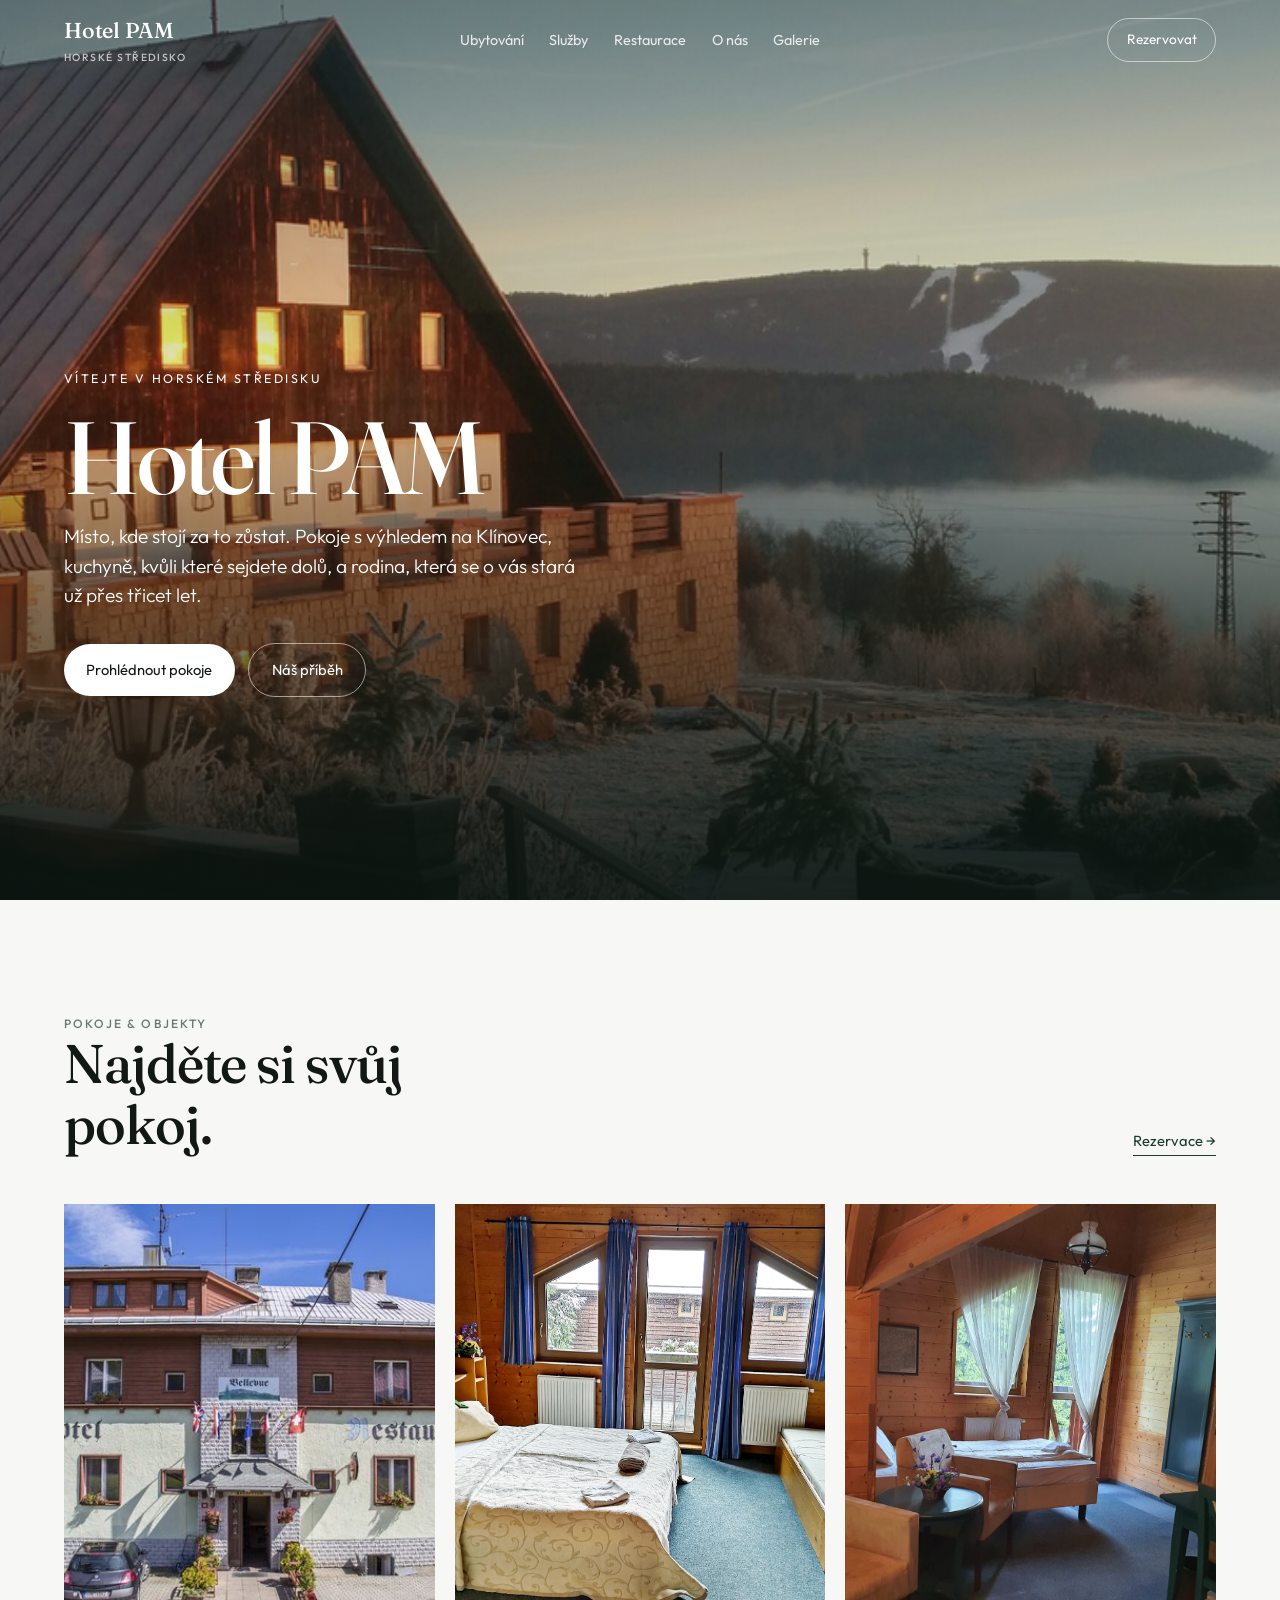
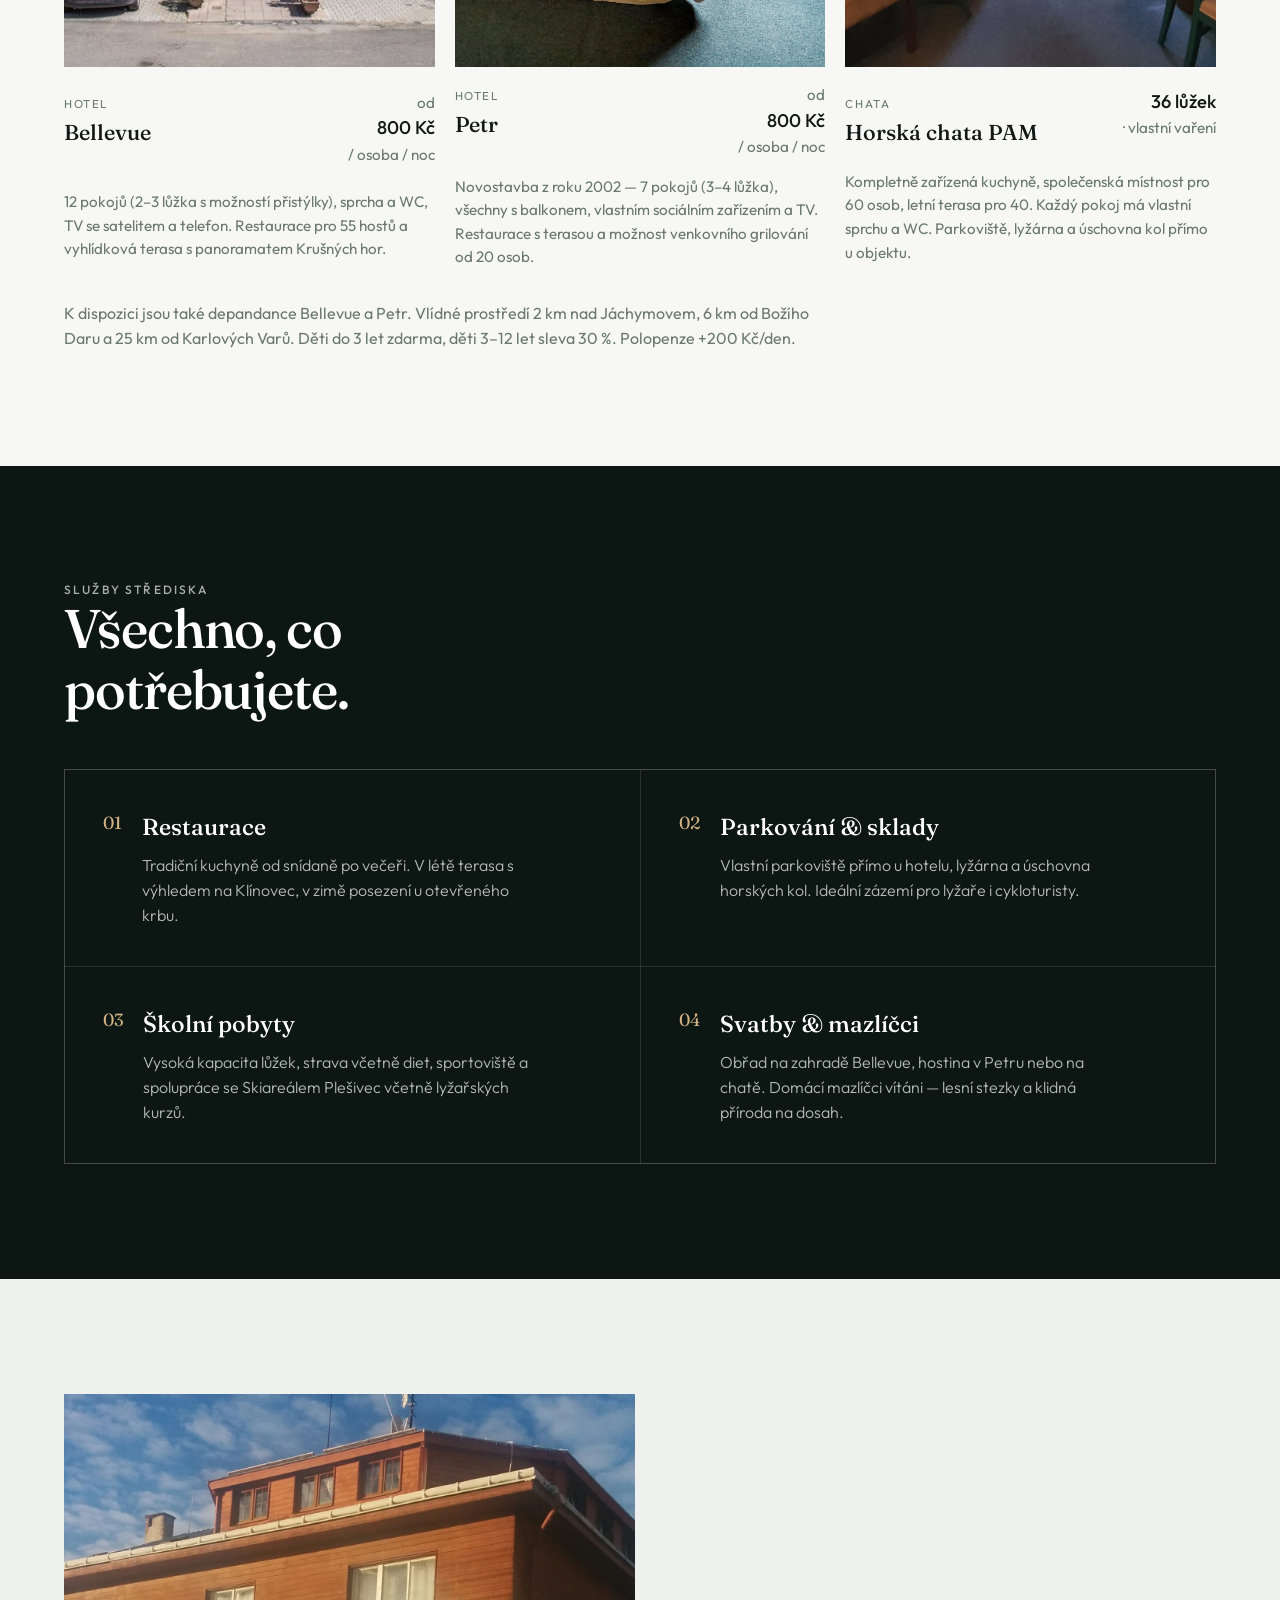
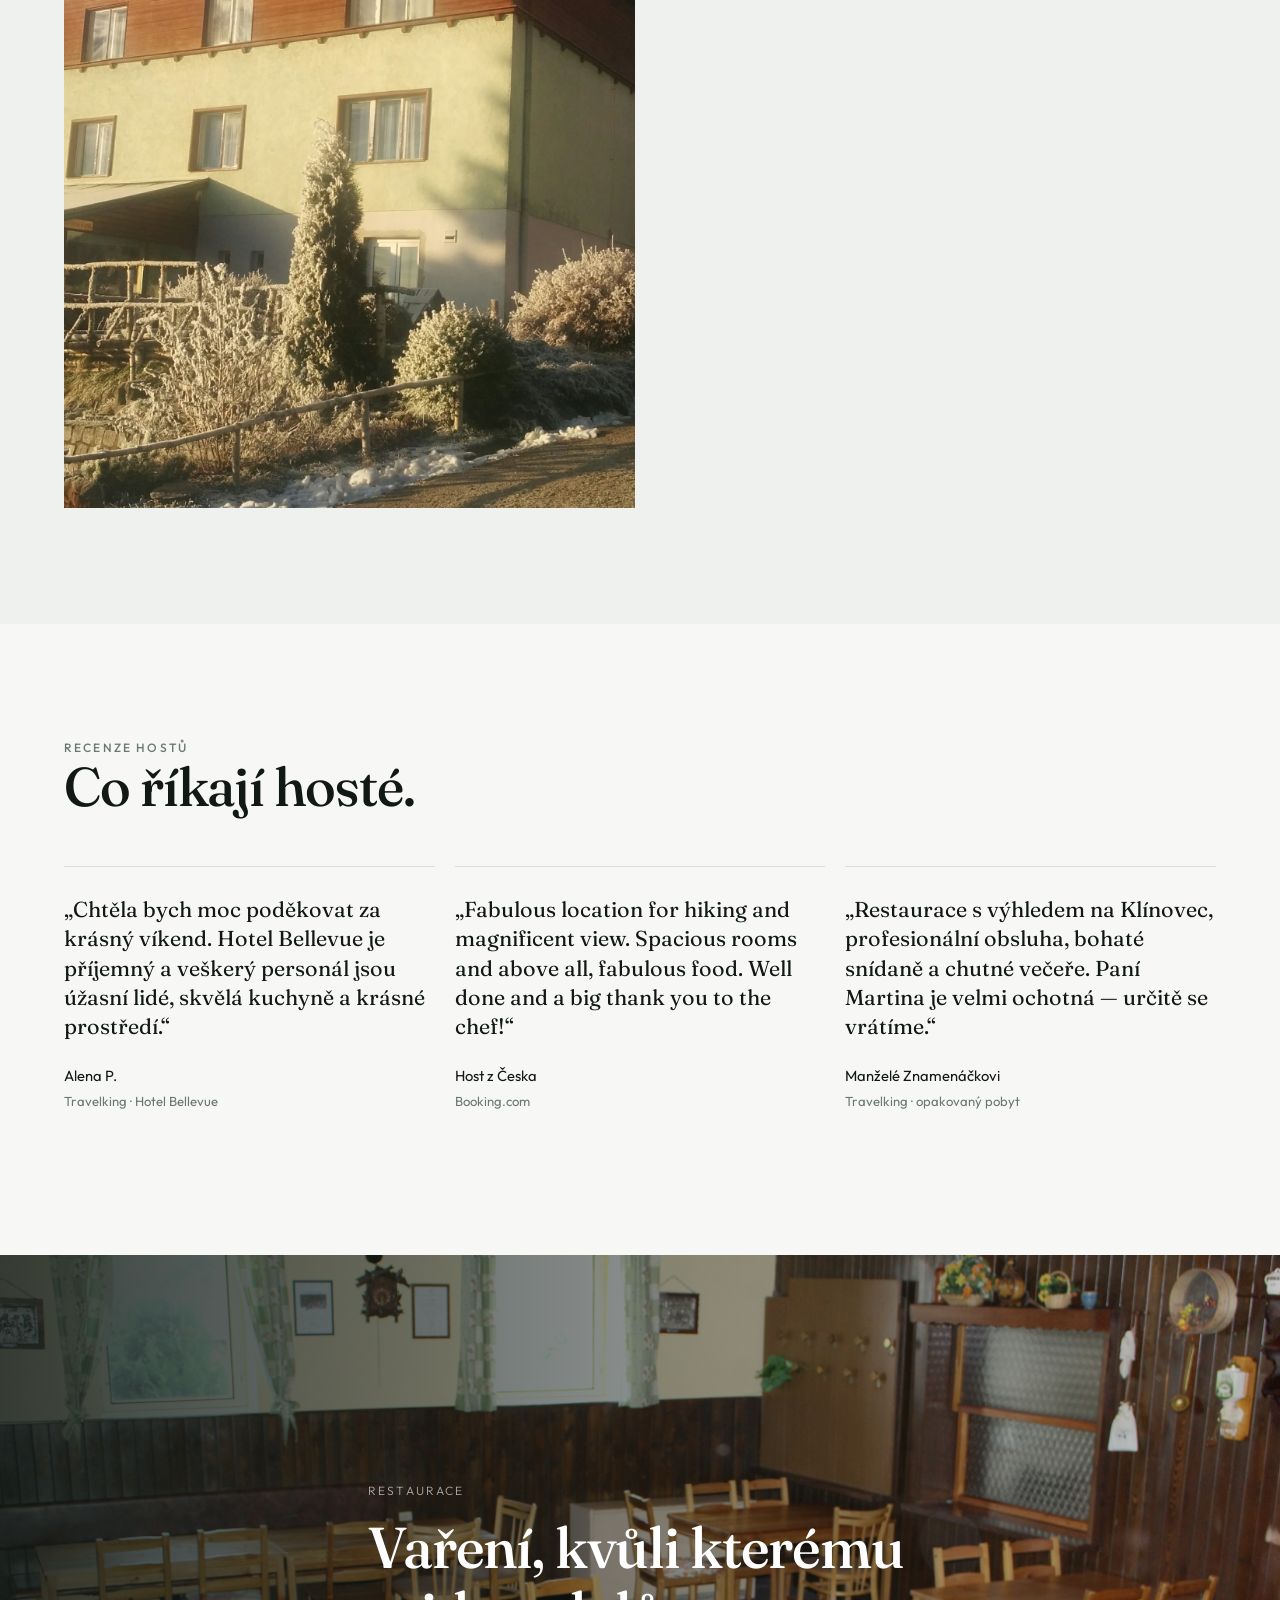
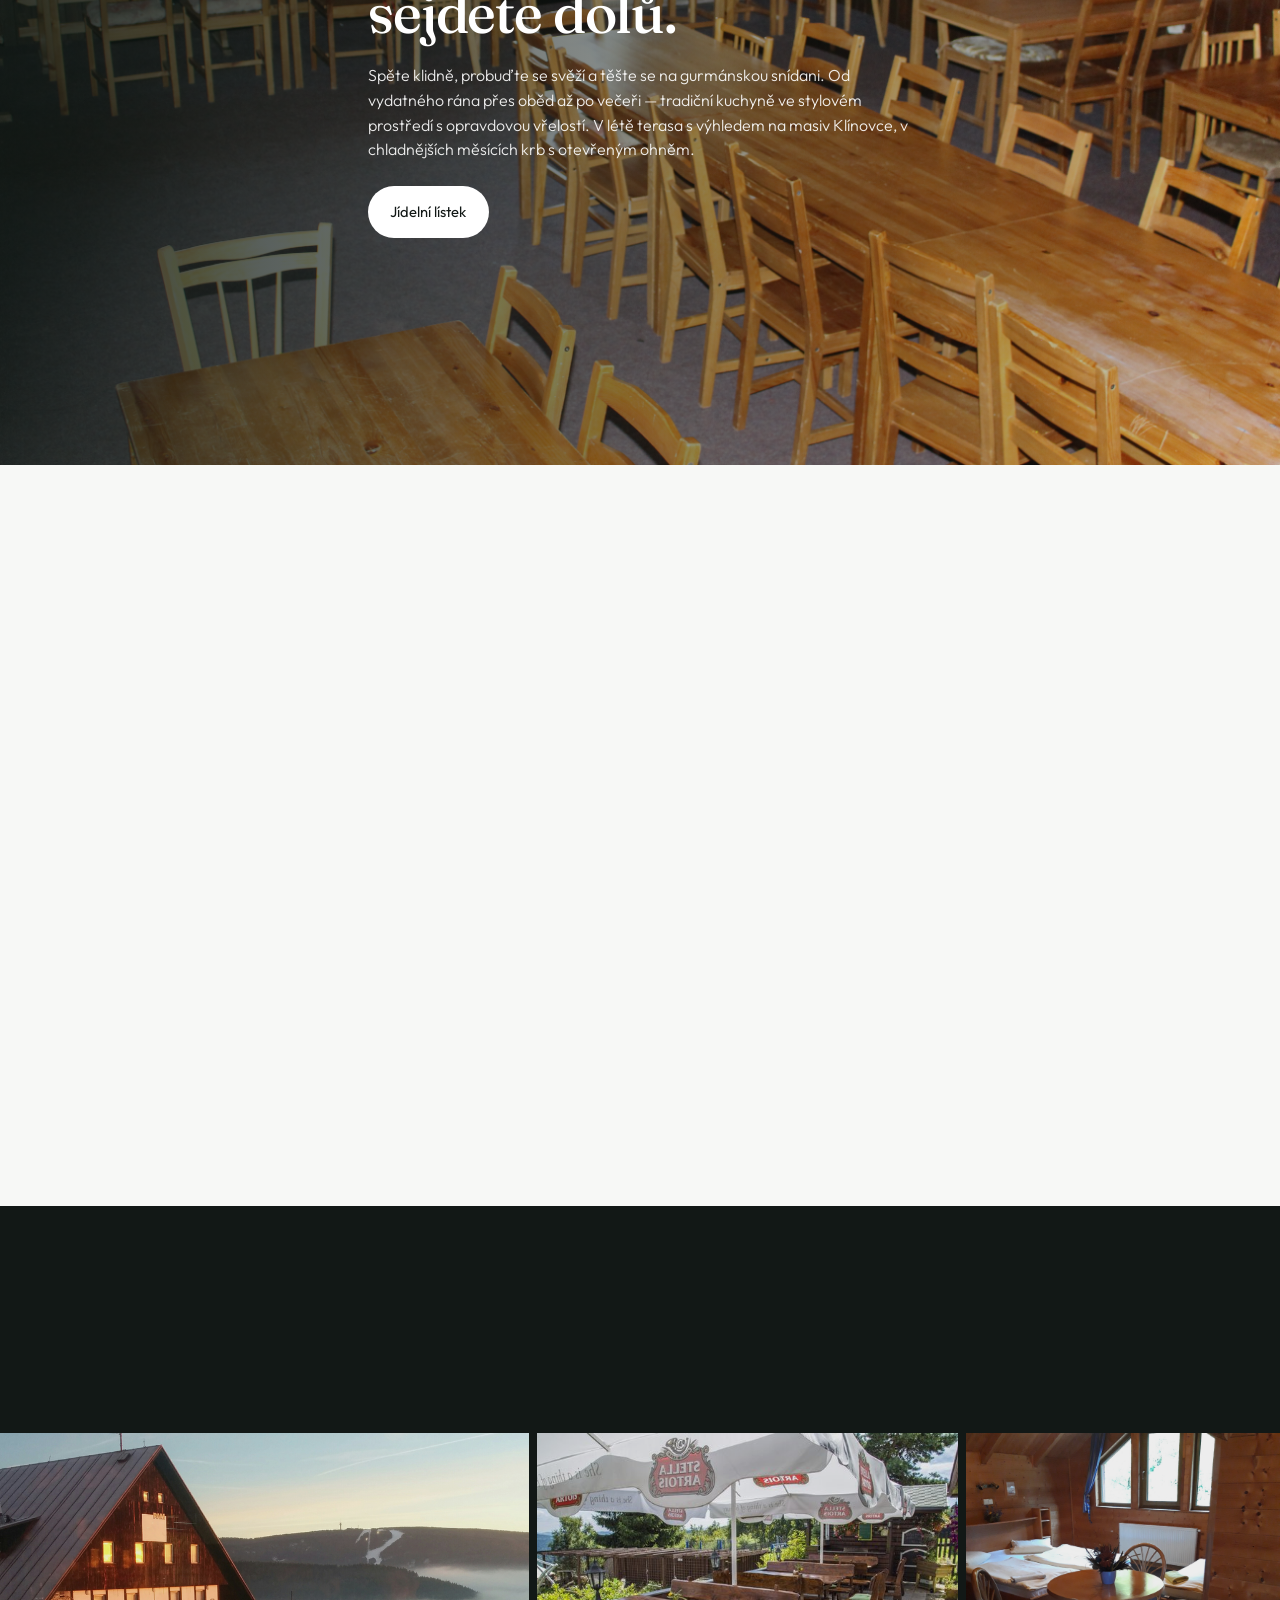
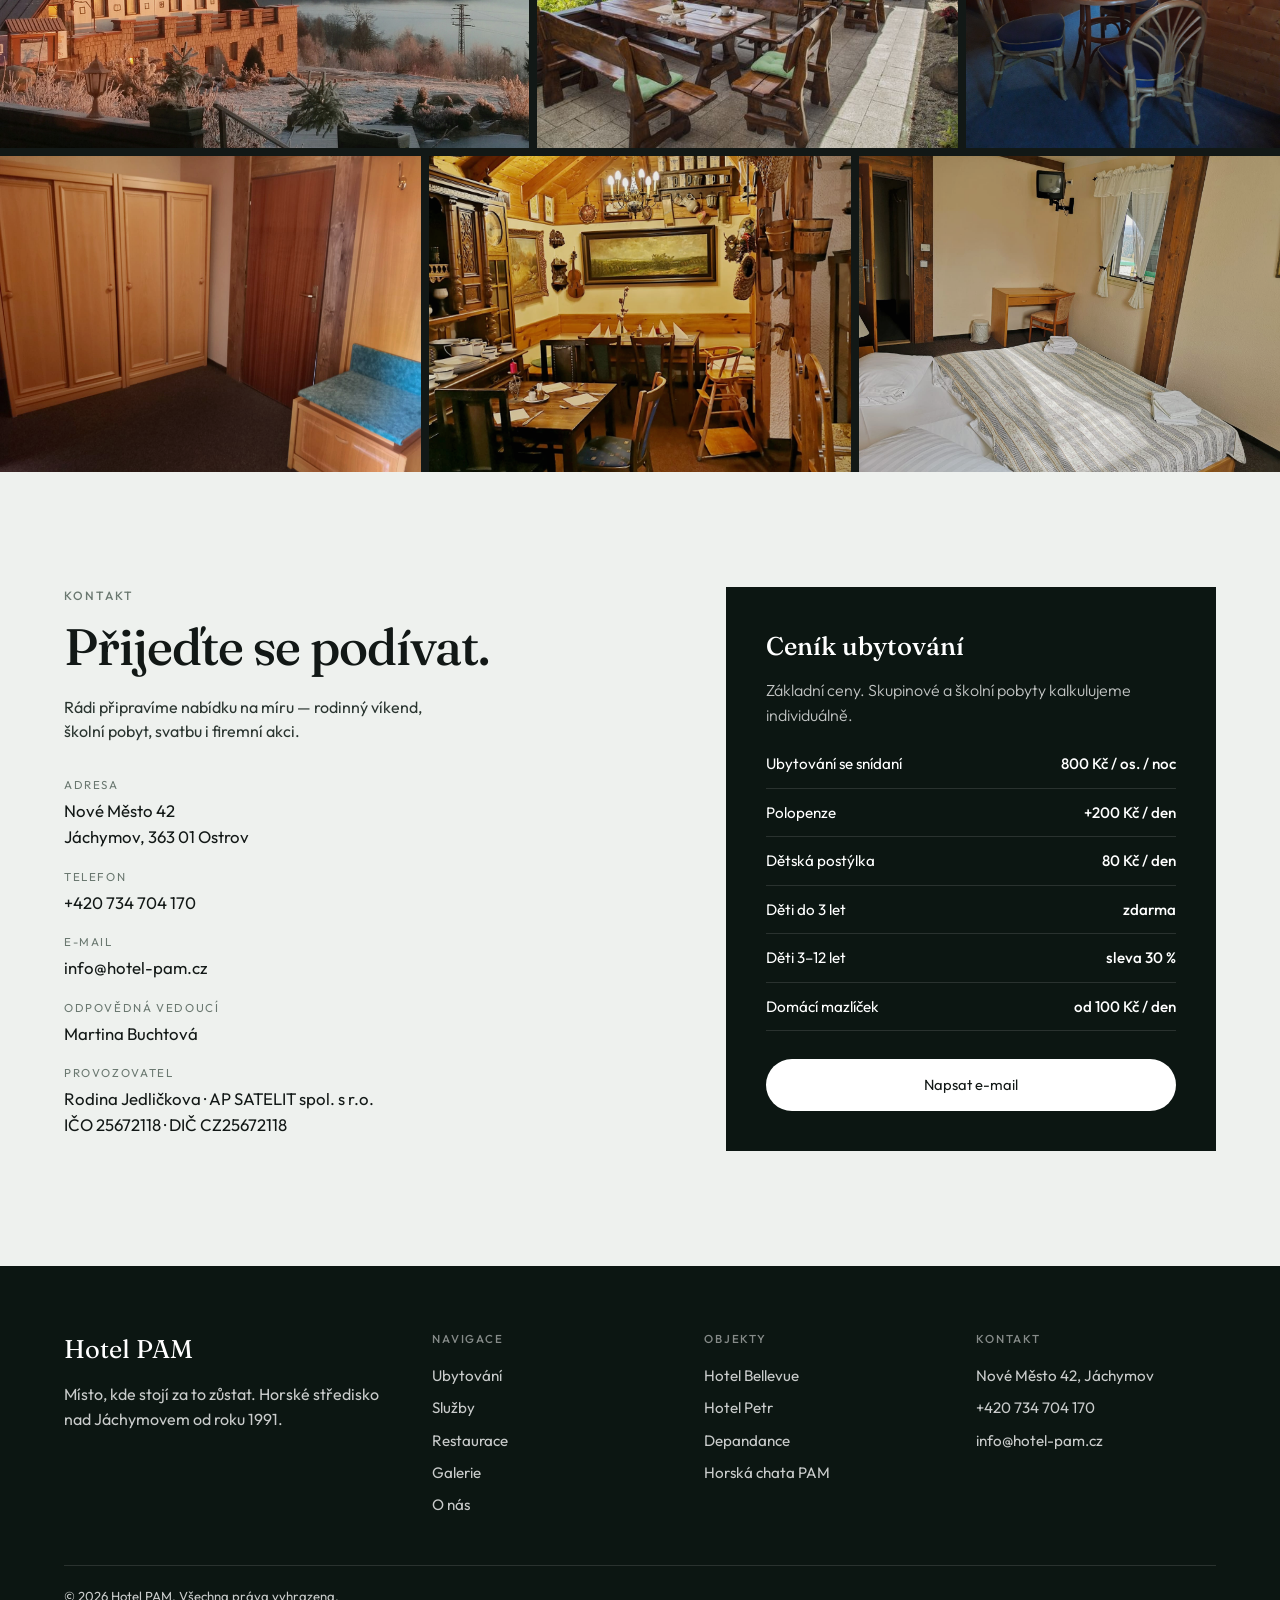
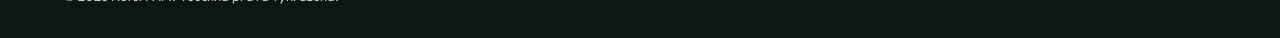
<file: index.html>
<!DOCTYPE html>
<html lang="cs">
<head>
  <meta charset="UTF-8" />
  <meta name="viewport" content="width=device-width, initial-scale=1" />
  <title>Hotel PAM — Horské středisko nad Jáchymovem</title>
  <meta name="description" content="Rodinné horské středisko PAM v Krušných horách nad Jáchymovem. Hotel Bellevue, Hotel Petr, horská chata, restaurace s výhledem na Klínovec. Od roku 1991." />
  <link rel="stylesheet" href="styles.css" />
</head>
<body>
  <header class="site-header" id="header">
    <nav class="nav container" aria-label="Hlavní navigace">
      <a class="logo" href="#top">
        Hotel PAM
        <span>Horské středisko</span>
      </a>
      <ul class="nav-links" id="navLinks">
        <li><a href="#ubytovani">Ubytování</a></li>
        <li><a href="#sluzby">Služby</a></li>
        <li><a href="#restaurace">Restaurace</a></li>
        <li><a href="#o-nas">O nás</a></li>
        <li><a href="#galerie">Galerie</a></li>
      </ul>
      <a class="nav-cta" href="#kontakt">Rezervovat</a>
      <button class="nav-toggle" id="navToggle" aria-label="Otevřít menu" aria-expanded="false">
        <span></span>
      </button>
    </nav>
  </header>

  <main id="top">
    <section class="hero">
      <div class="hero-media">
        <img src="assets/images/view-valley.png" alt="Hotel PAM nad údolím Jáchymova při východu slunce" />
      </div>
      <div class="hero-inner">
        <p class="hero-kicker">Vítejte v horském středisku</p>
        <h1 class="hero-brand">Hotel PAM</h1>
        <p class="hero-lead">
          Místo, kde stojí za to zůstat. Pokoje s výhledem na Klínovec, kuchyně, kvůli které sejdete dolů, a rodina, která se o vás stará už přes třicet let.
        </p>
        <div class="hero-actions">
          <a class="btn btn-primary" href="#ubytovani">Prohlédnout pokoje</a>
          <a class="btn btn-ghost" href="#o-nas">Náš příběh</a>
        </div>
      </div>
    </section>

    <section class="rooms" id="ubytovani">
      <div class="container">
        <div class="section-head reveal">
          <div>
            <p class="eyebrow">Pokoje &amp; objekty</p>
            <h2>Najděte si svůj pokoj.</h2>
          </div>
          <a class="link-arrow" href="#kontakt">Rezervace →</a>
        </div>

        <div class="room-grid">
          <article class="room-card reveal">
            <figure>
              <img src="assets/images/bellevue-ext.jpg" alt="Hotel Bellevue" loading="lazy" />
            </figure>
            <div class="room-meta">
              <div>
                <p class="tag">Hotel</p>
                <h3>Bellevue</h3>
              </div>
              <p class="room-price">od <strong>800 Kč</strong> / osoba / noc</p>
            </div>
            <p>
              12 pokojů (2–3 lůžka s možností přistýlky), sprcha a WC, TV se satelitem a telefon.
              Restaurace pro 55 hostů a vyhlídková terasa s panoramatem Krušných hor.
            </p>
          </article>

          <article class="room-card reveal">
            <figure>
              <img src="assets/images/pokoj-2.jpg" alt="Pokoj v Hotelu Petr" loading="lazy" />
            </figure>
            <div class="room-meta">
              <div>
                <p class="tag">Hotel</p>
                <h3>Petr</h3>
              </div>
              <p class="room-price">od <strong>800 Kč</strong> / osoba / noc</p>
            </div>
            <p>
              Novostavba z roku 2002 — 7 pokojů (3–4 lůžka), všechny s balkonem, vlastním sociálním zařízením a TV.
              Restaurace s terasou a možnost venkovního grilování od 20 osob.
            </p>
          </article>

          <article class="room-card reveal">
            <figure>
              <img src="assets/images/gallery-e.jpg" alt="Horská chata PAM" loading="lazy" />
            </figure>
            <div class="room-meta">
              <div>
                <p class="tag">Chata</p>
                <h3>Horská chata PAM</h3>
              </div>
              <p class="room-price"><strong>36 lůžek</strong> · vlastní vaření</p>
            </div>
            <p>
              Kompletně zařízená kuchyně, společenská místnost pro 60 osob, letní terasa pro 40.
              Každý pokoj má vlastní sprchu a WC. Parkoviště, lyžárna a úschovna kol přímo u objektu.
            </p>
          </article>
        </div>

        <p class="reveal" style="margin-top: 2rem; color: var(--muted); max-width: 48rem;">
          K dispozici jsou také depandance Bellevue a Petr. Vlídné prostředí 2&nbsp;km nad Jáchymovem,
          6&nbsp;km od Božího Daru a 25&nbsp;km od Karlových Varů. Děti do 3 let zdarma, děti 3–12 let sleva 30&nbsp;%.
          Polopenze +200&nbsp;Kč/den.
        </p>
      </div>
    </section>

    <section class="services" id="sluzby">
      <div class="container">
        <div class="section-head reveal">
          <div>
            <p class="eyebrow">Služby střediska</p>
            <h2>Všechno, co potřebujete.</h2>
          </div>
        </div>

        <div class="service-grid">
          <article class="service-item reveal">
            <span class="service-num">01</span>
            <div>
              <h3>Restaurace</h3>
              <p>
                Tradiční kuchyně od snídaně po večeři. V létě terasa s výhledem na Klínovec,
                v zimě posezení u otevřeného krbu.
              </p>
            </div>
          </article>
          <article class="service-item reveal">
            <span class="service-num">02</span>
            <div>
              <h3>Parkování &amp; sklady</h3>
              <p>
                Vlastní parkoviště přímo u hotelu, lyžárna a úschovna horských kol.
                Ideální zázemí pro lyžaře i cykloturisty.
              </p>
            </div>
          </article>
          <article class="service-item reveal">
            <span class="service-num">03</span>
            <div>
              <h3>Školní pobyty</h3>
              <p>
                Vysoká kapacita lůžek, strava včetně diet, sportoviště a spolupráce se Skiareálem Plešivec
                včetně lyžařských kurzů.
              </p>
            </div>
          </article>
          <article class="service-item reveal">
            <span class="service-num">04</span>
            <div>
              <h3>Svatby &amp; mazlíčci</h3>
              <p>
                Obřad na zahradě Bellevue, hostina v Petru nebo na chatě. Domácí mazlíčci vítáni —
                lesní stezky a klidná příroda na dosah.
              </p>
            </div>
          </article>
        </div>
      </div>
    </section>

    <section class="story" id="o-nas">
      <div class="container story-grid">
        <figure class="story-media reveal">
          <img src="assets/images/view-morning.jpg" alt="Ranní výhled z Hotelu PAM do údolí" loading="lazy" />
        </figure>
        <div class="story-copy reveal">
          <p class="eyebrow">Náš příběh</p>
          <h2>Rodinný hotel, který vydržel.</h2>
          <p>
            Již více než 30 let klademe velký důraz na spokojenost a pohodu našich hostů.
            Jsme hrdí na to, že se naše rodina s láskou, radostí a vřelostí stará o PAM již generace.
          </p>
          <p>
            Od roku 1991 se náš malý rodinný penzion rozrostl v horské středisko s hotely Bellevue a Petr,
            depandancemi a horskou chatou — stále se stejným přístupem.
          </p>
          <p>
            Těšíme se, až vás jako hosta přivítáme v Bergzentru PAM.
          </p>
          <p style="font-weight: 500; color: var(--ink); margin-top: 0.5rem;">
            Rodina Jedličkova a tým
          </p>
          <a class="btn" href="#kontakt">Napsat nám</a>
        </div>
      </div>
    </section>

    <section class="reviews" id="recenze">
      <div class="container">
        <div class="section-head reviews-head reveal">
          <div>
            <p class="eyebrow">Recenze hostů</p>
            <h2>Co říkají hosté.</h2>
          </div>
        </div>

        <div class="review-track">
          <article class="review reveal">
            <blockquote>
              „Chtěla bych moc poděkovat za krásný víkend. Hotel Bellevue je příjemný a veškerý personál jsou úžasní lidé, skvělá kuchyně a krásné prostředí.“
            </blockquote>
            <cite>
              Alena P.
              <span>Travelking · Hotel Bellevue</span>
            </cite>
          </article>
          <article class="review reveal">
            <blockquote>
              „Fabulous location for hiking and magnificent view. Spacious rooms and above all, fabulous food. Well done and a big thank you to the chef!“
            </blockquote>
            <cite>
              Host z Česka
              <span>Booking.com</span>
            </cite>
          </article>
          <article class="review reveal">
            <blockquote>
              „Restaurace s výhledem na Klínovec, profesionální obsluha, bohaté snídaně a chutné večeře. Paní Martina je velmi ochotná — určitě se vrátíme.“
            </blockquote>
            <cite>
              Manželé Znamenáčkovi
              <span>Travelking · opakovaný pobyt</span>
            </cite>
          </article>
        </div>
      </div>
    </section>

    <section class="dining" id="restaurace">
      <div class="dining-bg">
        <img src="assets/images/hero-winter.jpg" alt="Restaurace hotelu PAM" loading="lazy" />
      </div>
      <div class="container dining-inner reveal">
        <p class="eyebrow">Restaurace</p>
        <h2>Vaření, kvůli kterému sejdete dolů.</h2>
        <p>
          Spěte klidně, probuďte se svěží a těšte se na gurmánskou snídani.
          Od vydatného rána přes oběd až po večeři — tradiční kuchyně ve stylovém prostředí s opravdovou vřelostí.
          V létě terasa s výhledem na masiv Klínovce, v chladnějších měsících krb s otevřeným ohněm.
        </p>
        <a class="btn btn-primary" href="menu.html">Jídelní lístek</a>
      </div>
    </section>

    <section class="journal" id="okoli">
      <div class="container">
        <div class="section-head reveal">
          <div>
            <p class="eyebrow">Tipy z okolí</p>
            <h2>Z Hotelu PAM.</h2>
          </div>
        </div>

        <div class="journal-grid">
          <article class="journal-card reveal">
            <figure>
              <img src="assets/images/gallery-2.jpg" alt="Horské hřebeny Krušných hor" loading="lazy" />
            </figure>
            <p class="tag">Výlety</p>
            <h3>Klínovec &amp; Boží Dar</h3>
            <p>Šest kilometrů k hranici, výhledy z nejvyšší hory Krušných hor a rašeliniště Boží Dar na dosah.</p>
          </article>
          <article class="journal-card reveal">
            <figure>
              <img src="assets/images/service-ski.jpg" alt="Lyžování na Plešivci" loading="lazy" />
            </figure>
            <p class="tag">Zima</p>
            <h3>Lyžování na Plešivci</h3>
            <p>Spolupráce se Skiareálem Plešivec — skibusy, úschovna lyží a podmínky vhodné i pro školní skupiny.</p>
          </article>
          <article class="journal-card reveal">
            <figure>
              <img src="assets/images/jachymov-winter.jpg" alt="Jáchymov v zimě" loading="lazy" />
            </figure>
            <p class="tag">Krajina</p>
            <h3>Stezky &amp; Jáchymov</h3>
            <p>Naučná stezka Jáchymovské peklo, Ježíškova cesta pro děti a Karlovy Vary jen 25 km daleko.</p>
          </article>
        </div>
      </div>
    </section>

    <section class="gallery" id="galerie">
      <div class="container">
        <div class="section-head reveal">
          <div>
            <p class="eyebrow" style="color: rgba(255,255,255,0.55);">Galerie</p>
            <h2>Atmosféra PAM.</h2>
          </div>
        </div>
      </div>
      <div class="gallery-mosaic">
        <figure><img src="assets/images/view-valley.png" alt="Výhled do údolí Jáchymova" loading="lazy" /></figure>
        <figure><img src="assets/images/terrace-bellevue.jpg" alt="Terasa hotelu Bellevue" loading="lazy" /></figure>
        <figure><img src="assets/images/pokoj-1.jpg" alt="Hotelový pokoj" loading="lazy" /></figure>
        <figure><img src="assets/images/gallery-a.jpg" alt="Areál Hotelu PAM" loading="lazy" /></figure>
        <figure><img src="assets/images/rest-1.jpg" alt="Restaurace" loading="lazy" /></figure>
        <figure><img src="assets/images/gallery-c.jpg" alt="Zahrada a okolí hotelu" loading="lazy" /></figure>
      </div>
    </section>

    <section class="contact" id="kontakt">
      <div class="container contact-grid">
        <div class="reveal">
          <p class="eyebrow">Kontakt</p>
          <h2>Přijeďte se podívat.</h2>
          <p style="color: var(--ink-soft); max-width: 36ch;">
            Rádi připravíme nabídku na míru — rodinný víkend, školní pobyt, svatbu i firemní akci.
          </p>
          <dl class="contact-details">
            <div>
              <dt>Adresa</dt>
              <dd>Nové Město 42<br />Jáchymov, 363 01 Ostrov</dd>
            </div>
            <div>
              <dt>Telefon</dt>
              <dd><a href="tel:+420734704170">+420 734 704 170</a></dd>
            </div>
            <div>
              <dt>E-mail</dt>
              <dd><a href="mailto:info@hotel-pam.cz">info@hotel-pam.cz</a></dd>
            </div>
            <div>
              <dt>Odpovědná vedoucí</dt>
              <dd>Martina Buchtová</dd>
            </div>
            <div>
              <dt>Provozovatel</dt>
              <dd>Rodina Jedličkova · AP SATELIT spol. s r.o.<br />IČO 25672118 · DIČ CZ25672118</dd>
            </div>
          </dl>
        </div>

        <aside class="contact-panel reveal">
          <h3>Ceník ubytování</h3>
          <p>Základní ceny. Skupinové a školní pobyty kalkulujeme individuálně.</p>
          <ul class="price-list">
            <li><span>Ubytování se snídaní</span><strong>800 Kč / os. / noc</strong></li>
            <li><span>Polopenze</span><strong>+200 Kč / den</strong></li>
            <li><span>Dětská postýlka</span><strong>80 Kč / den</strong></li>
            <li><span>Děti do 3 let</span><strong>zdarma</strong></li>
            <li><span>Děti 3–12 let</span><strong>sleva 30 %</strong></li>
            <li><span>Domácí mazlíček</span><strong>od 100 Kč / den</strong></li>
          </ul>
          <a class="btn" href="mailto:info@hotel-pam.cz?subject=Rezervace%20Hotel%20PAM">Napsat e-mail</a>
        </aside>
      </div>
    </section>
  </main>

  <footer class="site-footer">
    <div class="container">
      <div class="footer-grid">
        <div>
          <p class="footer-brand">Hotel PAM</p>
          <p>Místo, kde stojí za to zůstat. Horské středisko nad Jáchymovem od roku 1991.</p>
        </div>
        <div>
          <h4>Navigace</h4>
          <ul>
            <li><a href="#ubytovani">Ubytování</a></li>
            <li><a href="#sluzby">Služby</a></li>
            <li><a href="#restaurace">Restaurace</a></li>
            <li><a href="#galerie">Galerie</a></li>
            <li><a href="#o-nas">O nás</a></li>
          </ul>
        </div>
        <div>
          <h4>Objekty</h4>
          <ul>
            <li>Hotel Bellevue</li>
            <li>Hotel Petr</li>
            <li>Depandance</li>
            <li>Horská chata PAM</li>
          </ul>
        </div>
        <div>
          <h4>Kontakt</h4>
          <ul>
            <li>Nové Město 42, Jáchymov</li>
            <li><a href="tel:+420734704170">+420 734 704 170</a></li>
            <li><a href="mailto:info@hotel-pam.cz">info@hotel-pam.cz</a></li>
          </ul>
        </div>
      </div>
      <div class="footer-bottom">
        <p>© <span id="year"></span> Hotel PAM. Všechna práva vyhrazena.</p>
      </div>
    </div>
  </footer>

  <script src="main.js"></script>
</body>
</html>
</file>
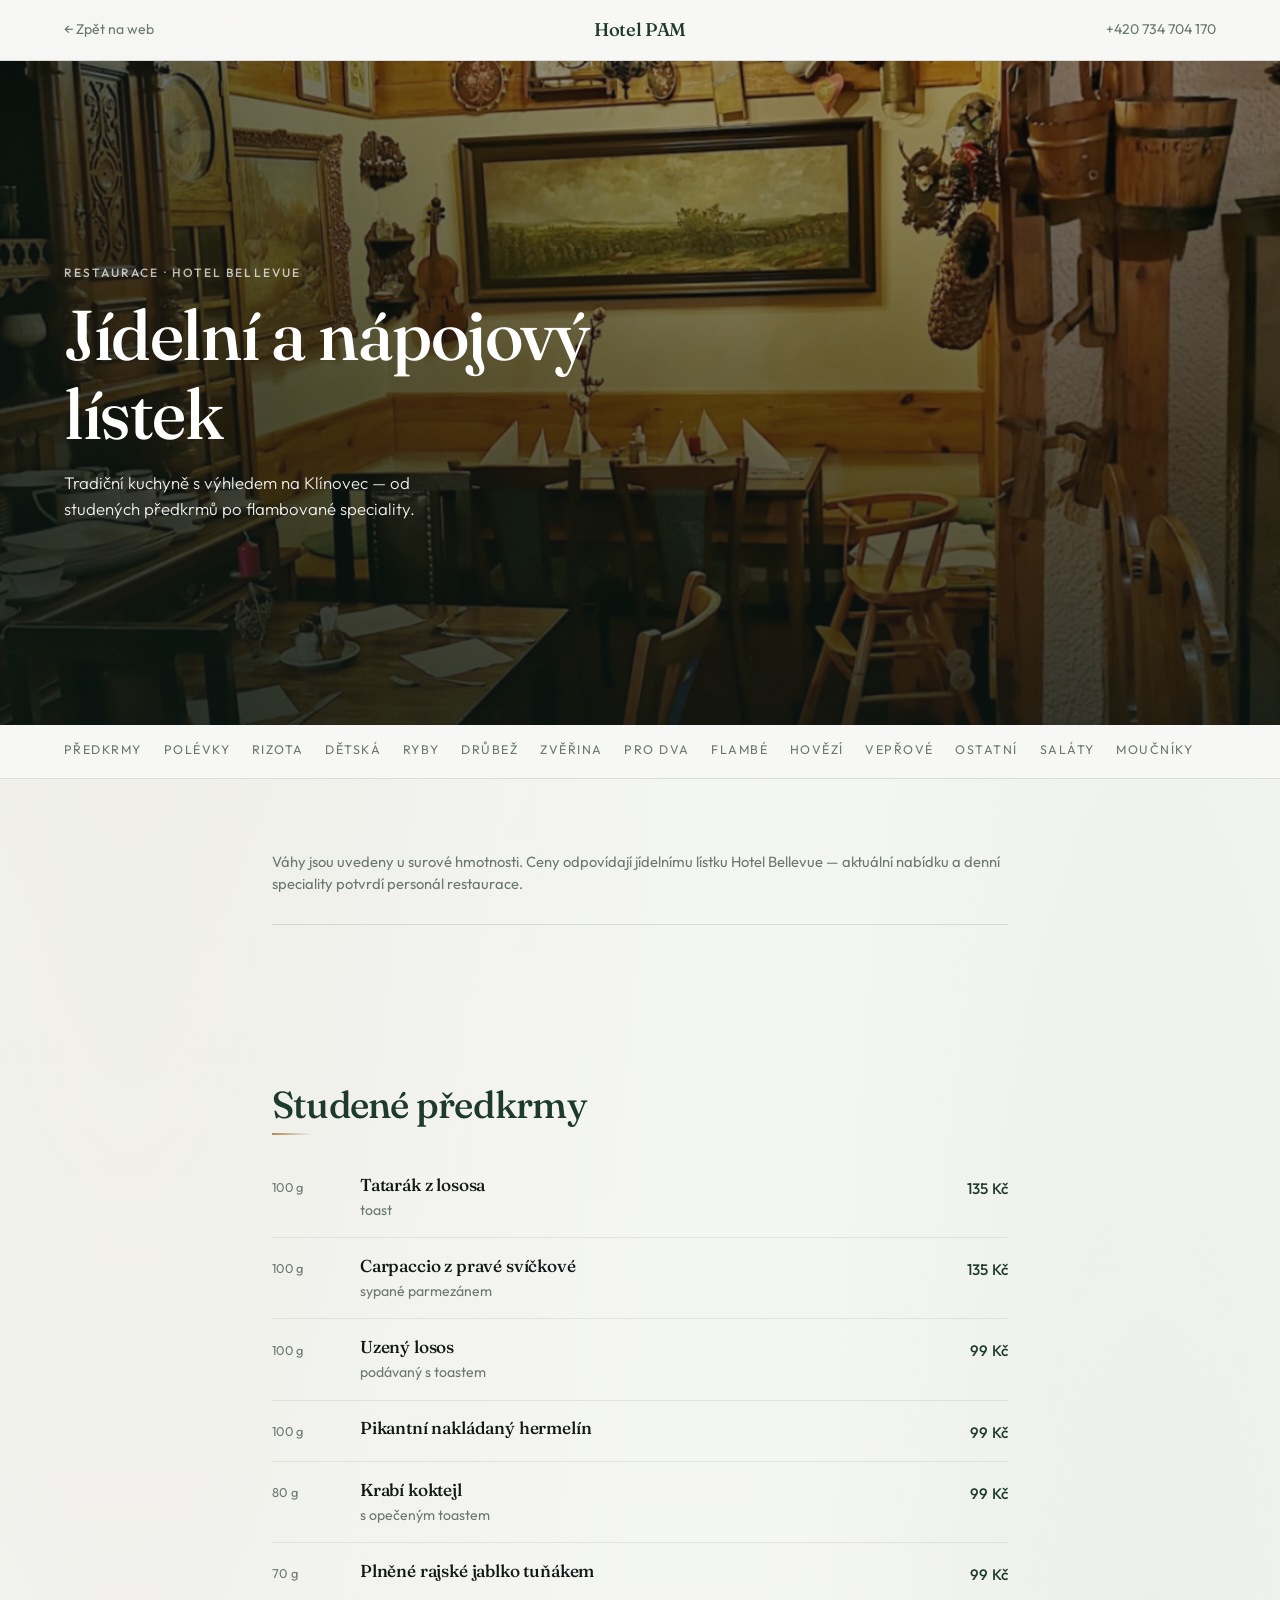
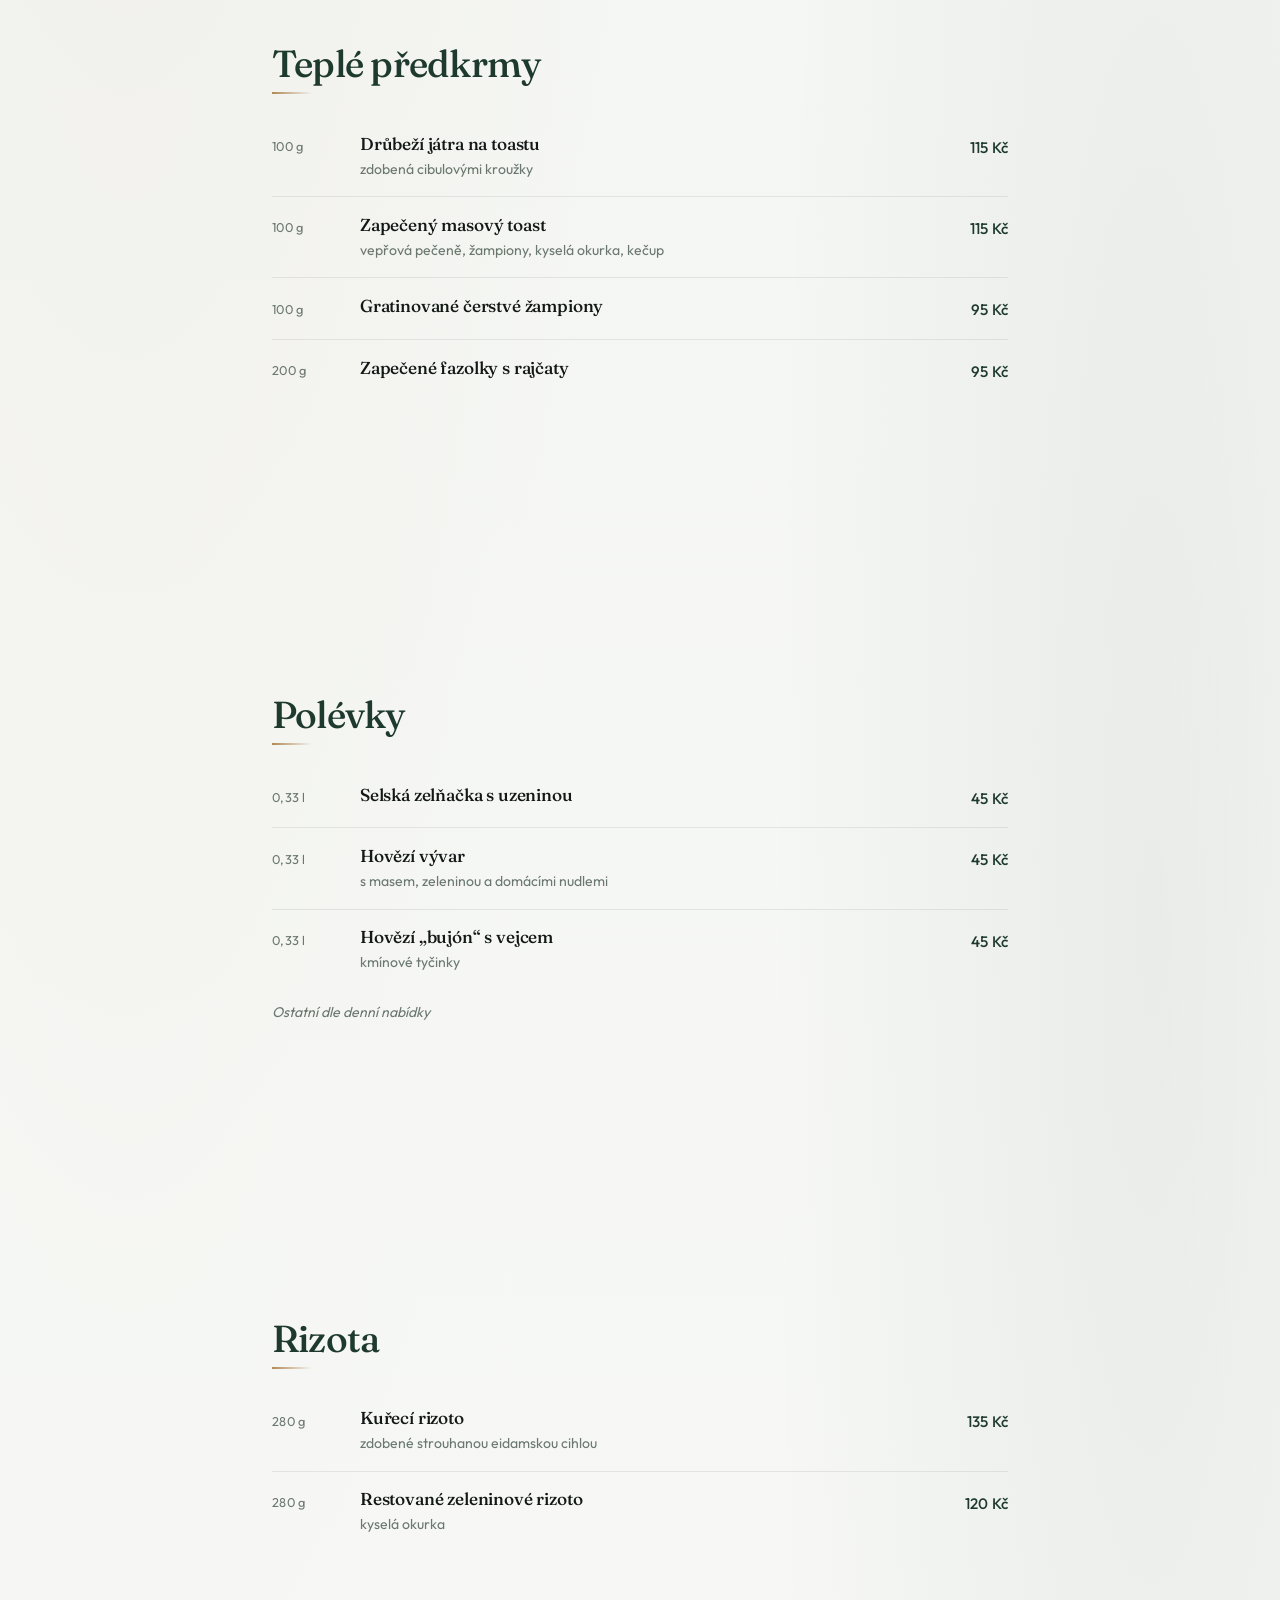
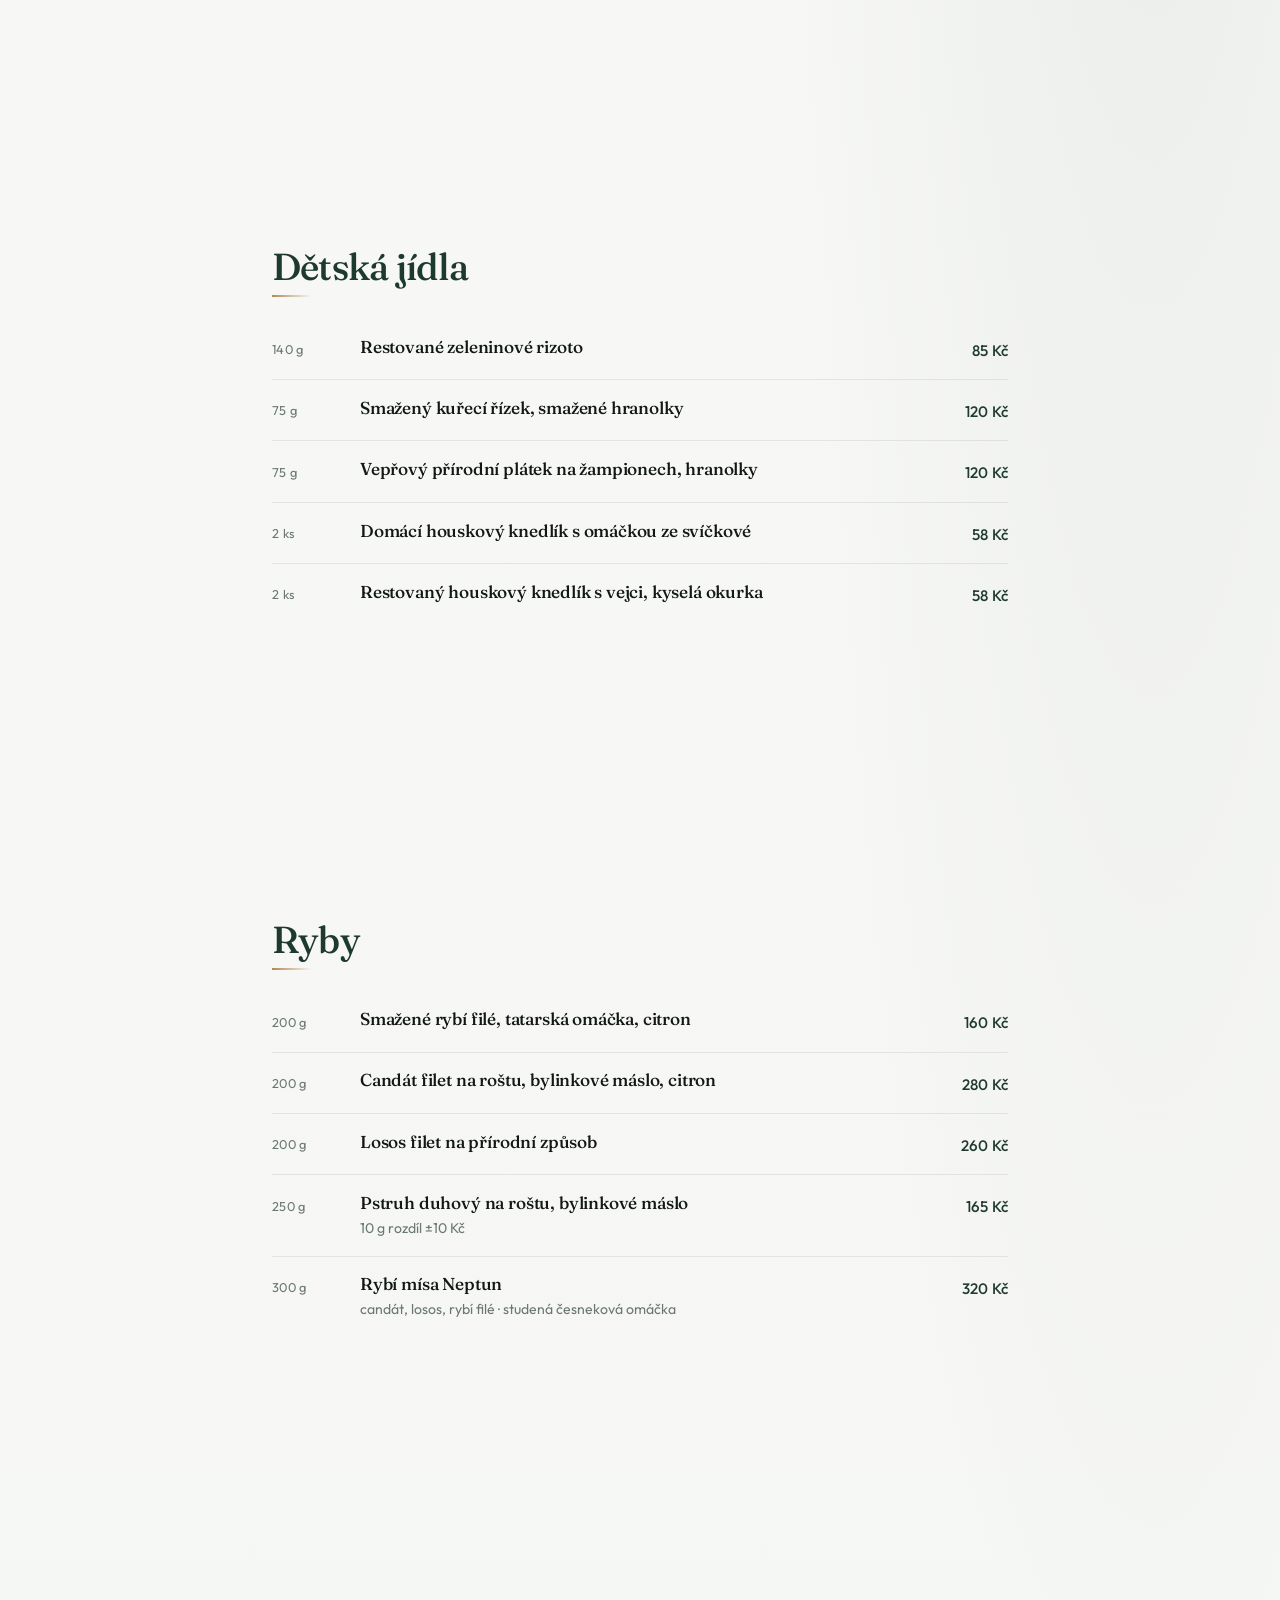
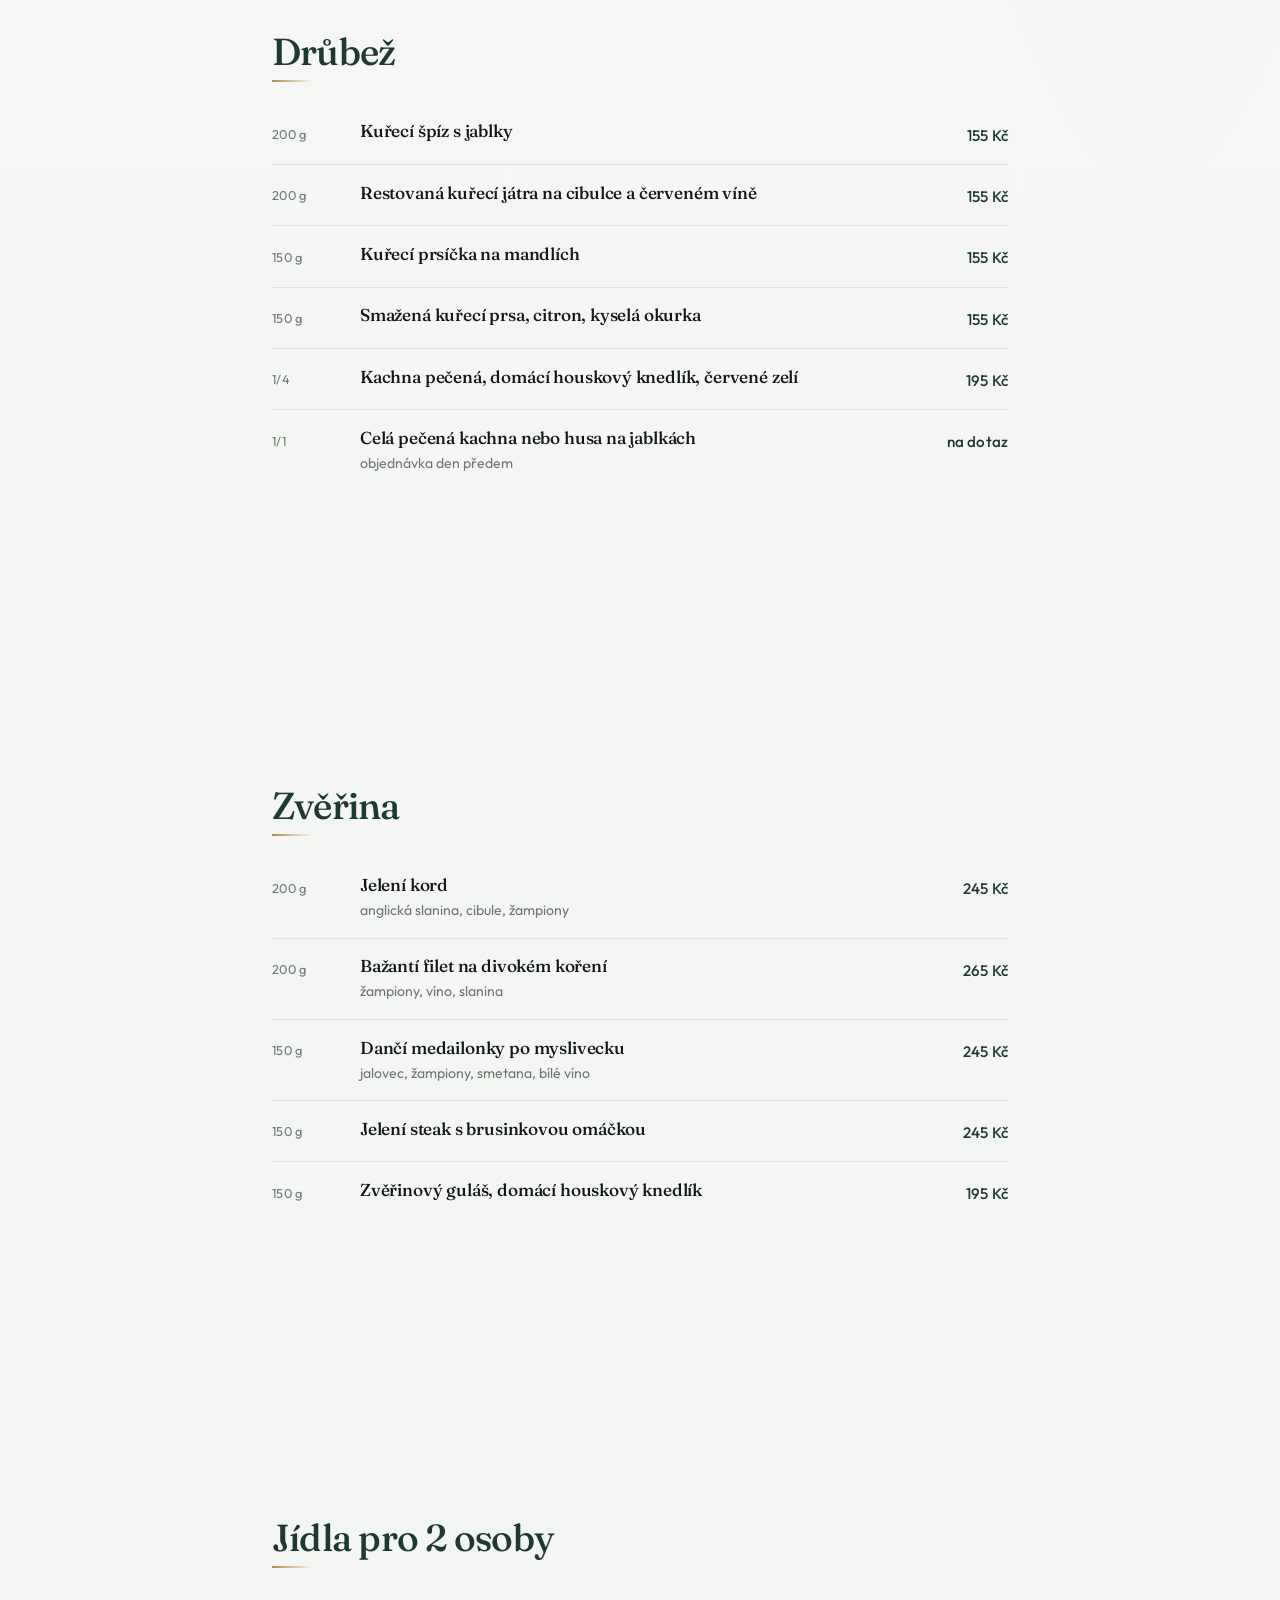
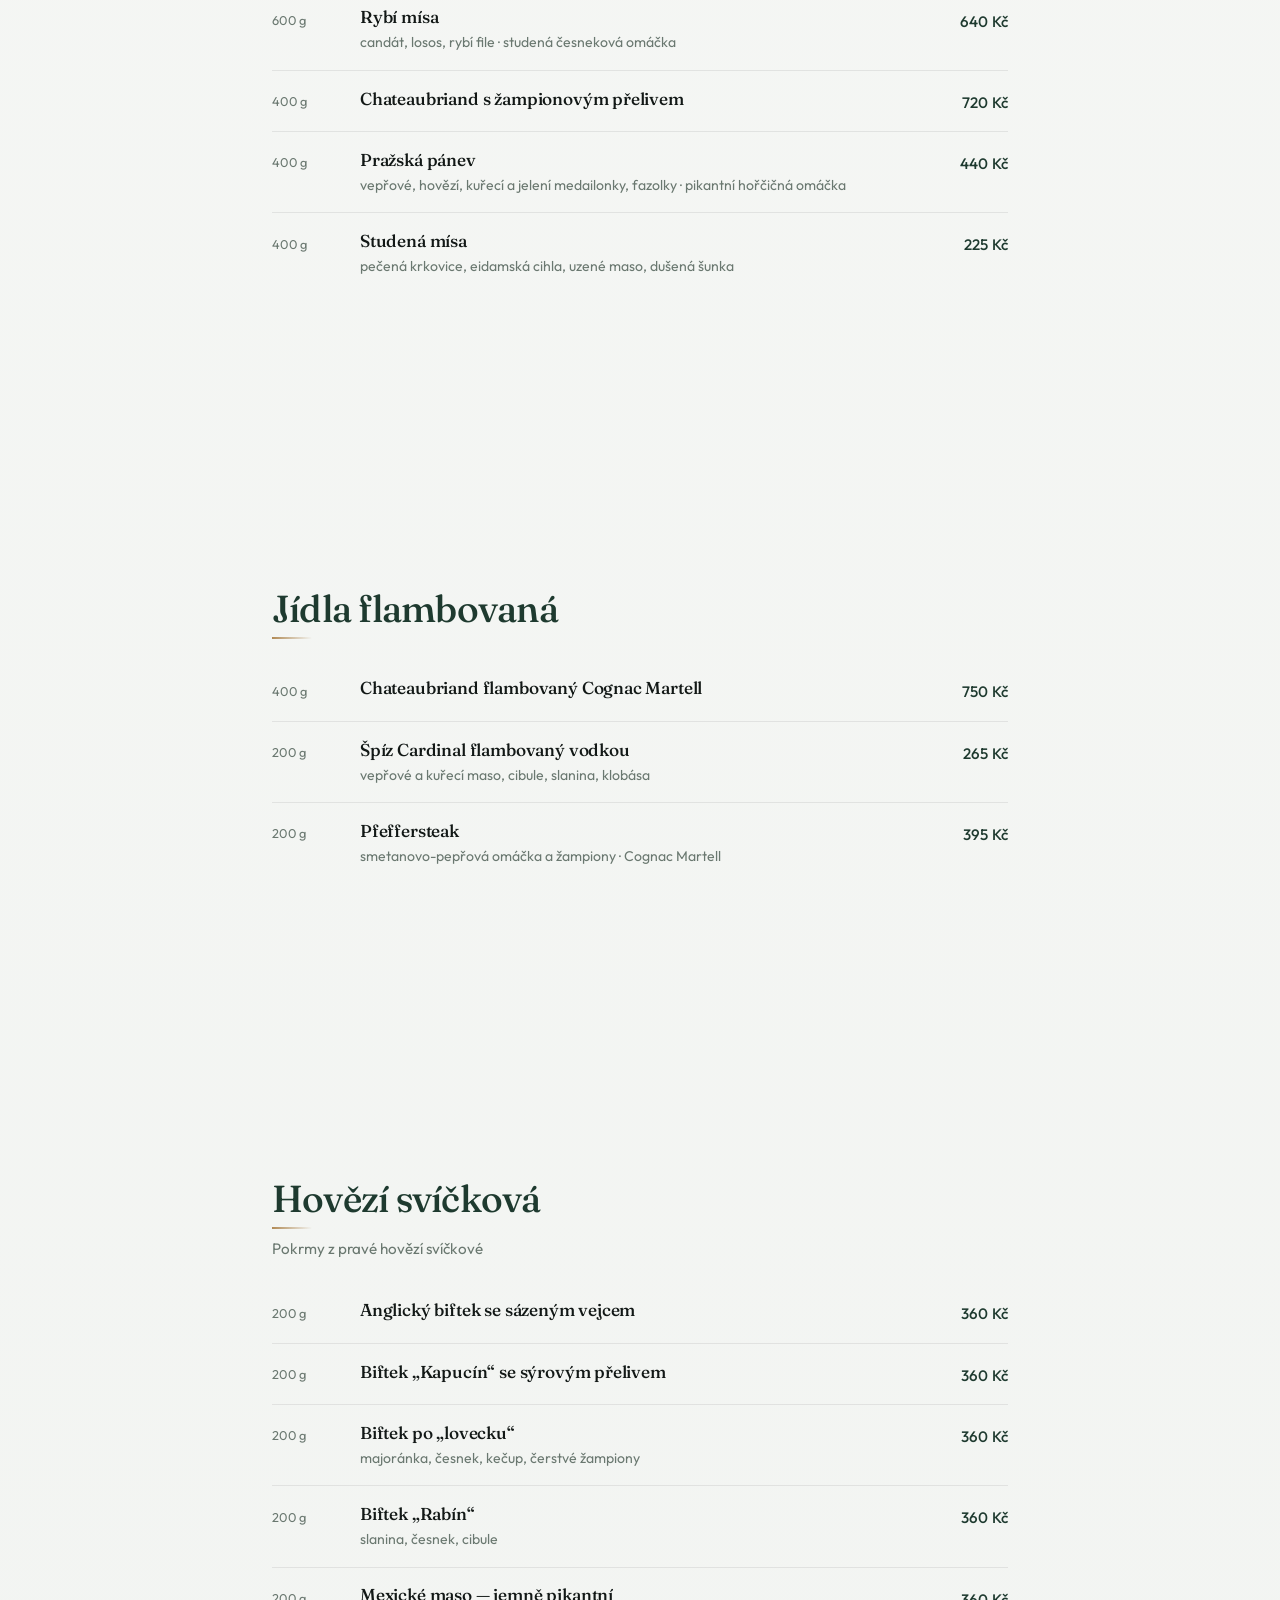
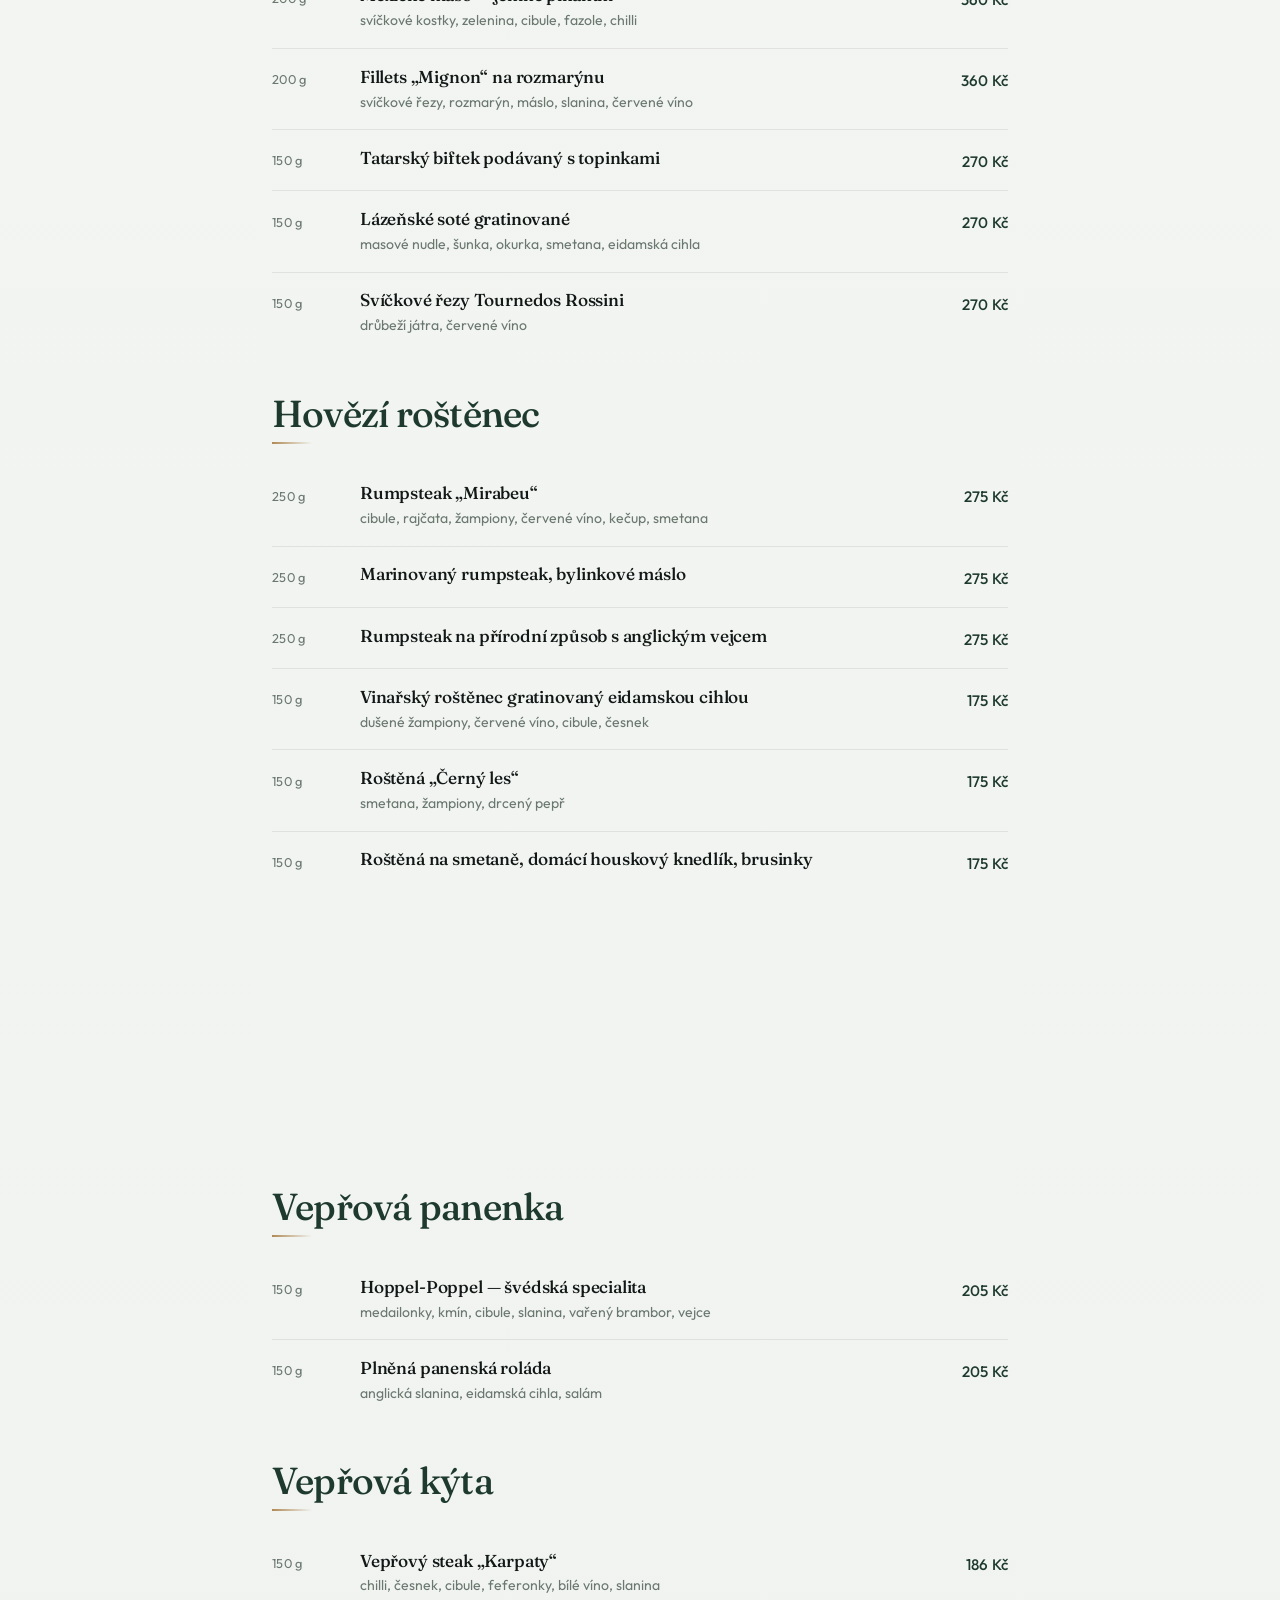
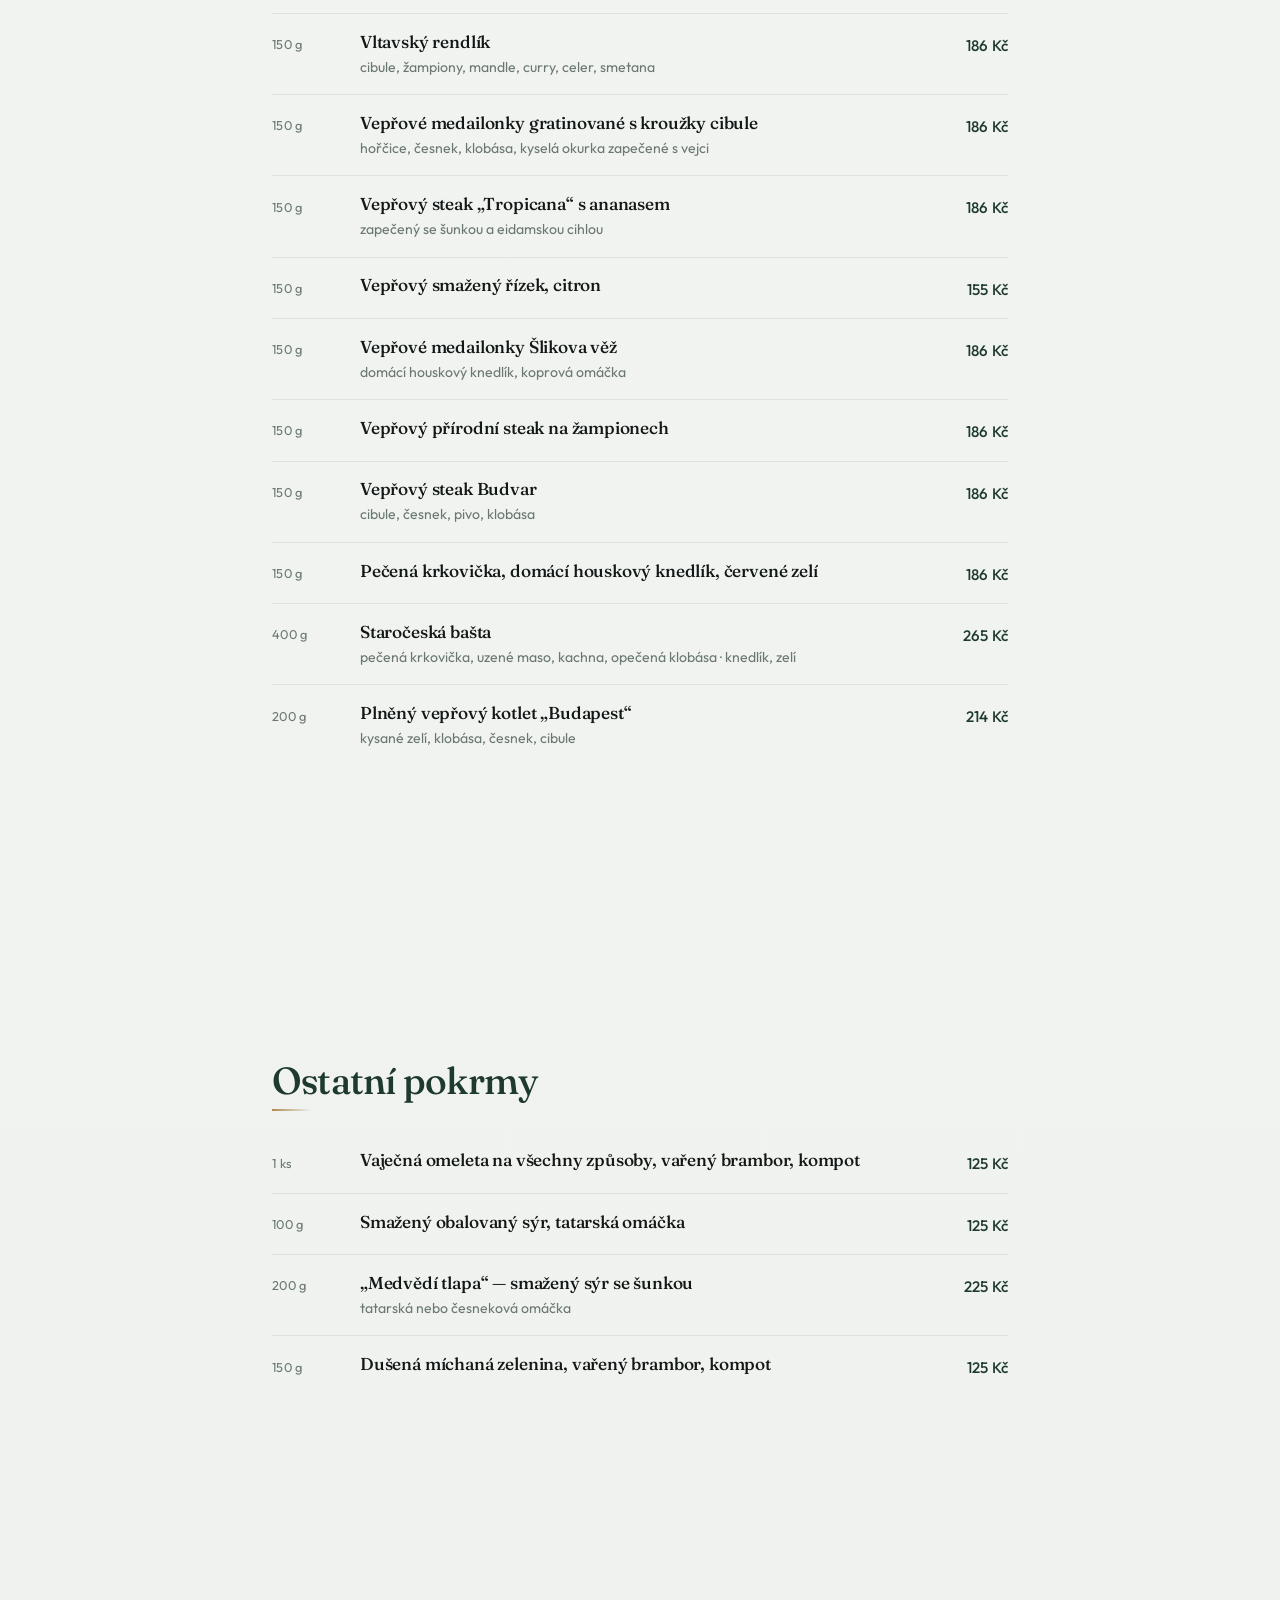
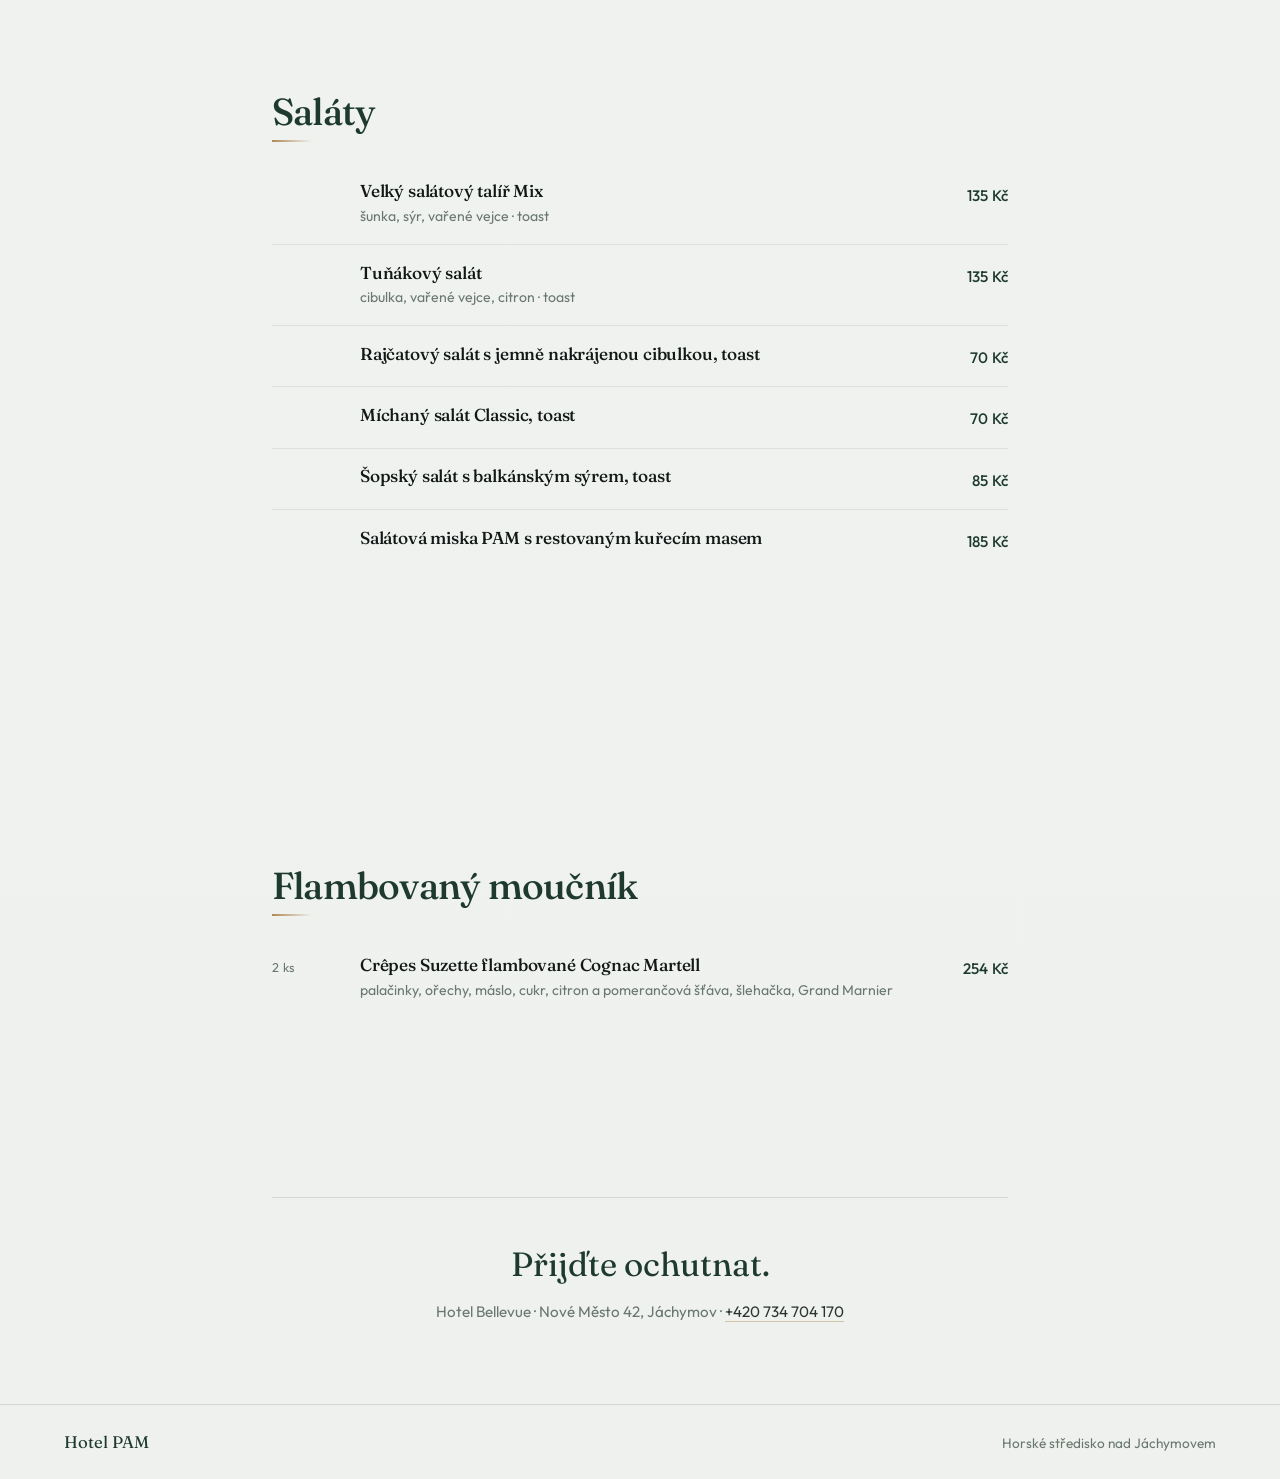
<file: menu.html>
<!DOCTYPE html>
<html lang="cs">
<head>
  <meta charset="UTF-8" />
  <meta name="viewport" content="width=device-width, initial-scale=1" />
  <title>Jídelní lístek — Hotel Bellevue · Hotel PAM</title>
  <meta name="description" content="Jídelní lístek restaurace Hotel Bellevue v horském středisku PAM nad Jáchymovem." />
  <link rel="stylesheet" href="styles.css" />
  <link rel="stylesheet" href="menu.css" />
</head>
<body class="menu-page">
  <header class="menu-top">
    <div class="container menu-top-inner">
      <a class="menu-back" href="index.html#restaurace">← Zpět na web</a>
      <a class="menu-brand" href="index.html">Hotel PAM</a>
      <a class="menu-contact" href="tel:+420734704170">+420 734 704 170</a>
    </div>
  </header>

  <main>
    <section class="menu-hero">
      <div class="menu-hero-media" aria-hidden="true">
        <img src="assets/images/rest-1.jpg" alt="" />
      </div>
      <div class="menu-hero-inner container">
        <p class="eyebrow">Restaurace · Hotel Bellevue</p>
        <h1>Jídelní a nápojový lístek</h1>
        <p class="menu-hero-lead">
          Tradiční kuchyně s výhledem na Klínovec — od studených předkrmů po flambované speciality.
        </p>
      </div>
    </section>

    <nav class="menu-toc" aria-label="Kategorie jídelního lístku">
      <div class="container menu-toc-inner">
        <a href="#predkrmy">Předkrmy</a>
        <a href="#polevky">Polévky</a>
        <a href="#rizota">Rizota</a>
        <a href="#detska">Dětská</a>
        <a href="#ryby">Ryby</a>
        <a href="#drubez">Drůbež</a>
        <a href="#zverina">Zvěřina</a>
        <a href="#pro-dva">Pro dva</a>
        <a href="#flambe">Flambé</a>
        <a href="#hovezi">Hovězí</a>
        <a href="#veprove">Vepřové</a>
        <a href="#ostatni">Ostatní</a>
        <a href="#salaty">Saláty</a>
        <a href="#moucniky">Moučníky</a>
      </div>
    </nav>

    <div class="menu-body container">
      <p class="menu-note">
        Váhy jsou uvedeny u surové hmotnosti. Ceny odpovídají jídelnímu lístku Hotel Bellevue —
        aktuální nabídku a denní speciality potvrdí personál restaurace.
      </p>

      <section class="menu-section" id="predkrmy">
        <header class="menu-section-head">
          <h2>Studené předkrmy</h2>
        </header>
        <ul class="menu-list">
          <li>
            <span class="menu-weight">100&nbsp;g</span>
            <span class="menu-dish">
              <strong>Tatarák z lososa</strong>
              <em>toast</em>
            </span>
            <span class="menu-price">135&nbsp;Kč</span>
          </li>
          <li>
            <span class="menu-weight">100&nbsp;g</span>
            <span class="menu-dish">
              <strong>Carpaccio z pravé svíčkové</strong>
              <em>sypané parmezánem</em>
            </span>
            <span class="menu-price">135&nbsp;Kč</span>
          </li>
          <li>
            <span class="menu-weight">100&nbsp;g</span>
            <span class="menu-dish">
              <strong>Uzený losos</strong>
              <em>podávaný s toastem</em>
            </span>
            <span class="menu-price">99&nbsp;Kč</span>
          </li>
          <li>
            <span class="menu-weight">100&nbsp;g</span>
            <span class="menu-dish"><strong>Pikantní nakládaný hermelín</strong></span>
            <span class="menu-price">99&nbsp;Kč</span>
          </li>
          <li>
            <span class="menu-weight">80&nbsp;g</span>
            <span class="menu-dish">
              <strong>Krabí koktejl</strong>
              <em>s opečeným toastem</em>
            </span>
            <span class="menu-price">99&nbsp;Kč</span>
          </li>
          <li>
            <span class="menu-weight">70&nbsp;g</span>
            <span class="menu-dish"><strong>Plněné rajské jablko tuňákem</strong></span>
            <span class="menu-price">99&nbsp;Kč</span>
          </li>
        </ul>

        <header class="menu-section-head menu-section-head--sub">
          <h2>Teplé předkrmy</h2>
        </header>
        <ul class="menu-list">
          <li>
            <span class="menu-weight">100&nbsp;g</span>
            <span class="menu-dish">
              <strong>Drůbeží játra na toastu</strong>
              <em>zdobená cibulovými kroužky</em>
            </span>
            <span class="menu-price">115&nbsp;Kč</span>
          </li>
          <li>
            <span class="menu-weight">100&nbsp;g</span>
            <span class="menu-dish">
              <strong>Zapečený masový toast</strong>
              <em>vepřová pečeně, žampiony, kyselá okurka, kečup</em>
            </span>
            <span class="menu-price">115&nbsp;Kč</span>
          </li>
          <li>
            <span class="menu-weight">100&nbsp;g</span>
            <span class="menu-dish"><strong>Gratinované čerstvé žampiony</strong></span>
            <span class="menu-price">95&nbsp;Kč</span>
          </li>
          <li>
            <span class="menu-weight">200&nbsp;g</span>
            <span class="menu-dish"><strong>Zapečené fazolky s rajčaty</strong></span>
            <span class="menu-price">95&nbsp;Kč</span>
          </li>
        </ul>
      </section>

      <section class="menu-section" id="polevky">
        <header class="menu-section-head">
          <h2>Polévky</h2>
        </header>
        <ul class="menu-list">
          <li>
            <span class="menu-weight">0,33&nbsp;l</span>
            <span class="menu-dish"><strong>Selská zelňačka s uzeninou</strong></span>
            <span class="menu-price">45&nbsp;Kč</span>
          </li>
          <li>
            <span class="menu-weight">0,33&nbsp;l</span>
            <span class="menu-dish">
              <strong>Hovězí vývar</strong>
              <em>s masem, zeleninou a domácími nudlemi</em>
            </span>
            <span class="menu-price">45&nbsp;Kč</span>
          </li>
          <li>
            <span class="menu-weight">0,33&nbsp;l</span>
            <span class="menu-dish">
              <strong>Hovězí „bujón“ s vejcem</strong>
              <em>kmínové tyčinky</em>
            </span>
            <span class="menu-price">45&nbsp;Kč</span>
          </li>
        </ul>
        <p class="menu-aside">Ostatní dle denní nabídky</p>
      </section>

      <section class="menu-section" id="rizota">
        <header class="menu-section-head">
          <h2>Rizota</h2>
        </header>
        <ul class="menu-list">
          <li>
            <span class="menu-weight">280&nbsp;g</span>
            <span class="menu-dish">
              <strong>Kuřecí rizoto</strong>
              <em>zdobené strouhanou eidamskou cihlou</em>
            </span>
            <span class="menu-price">135&nbsp;Kč</span>
          </li>
          <li>
            <span class="menu-weight">280&nbsp;g</span>
            <span class="menu-dish">
              <strong>Restované zeleninové rizoto</strong>
              <em>kyselá okurka</em>
            </span>
            <span class="menu-price">120&nbsp;Kč</span>
          </li>
        </ul>
      </section>

      <section class="menu-section" id="detska">
        <header class="menu-section-head">
          <h2>Dětská jídla</h2>
        </header>
        <ul class="menu-list">
          <li>
            <span class="menu-weight">140&nbsp;g</span>
            <span class="menu-dish"><strong>Restované zeleninové rizoto</strong></span>
            <span class="menu-price">85&nbsp;Kč</span>
          </li>
          <li>
            <span class="menu-weight">75&nbsp;g</span>
            <span class="menu-dish"><strong>Smažený kuřecí řízek, smažené hranolky</strong></span>
            <span class="menu-price">120&nbsp;Kč</span>
          </li>
          <li>
            <span class="menu-weight">75&nbsp;g</span>
            <span class="menu-dish"><strong>Vepřový přírodní plátek na žampionech, hranolky</strong></span>
            <span class="menu-price">120&nbsp;Kč</span>
          </li>
          <li>
            <span class="menu-weight">2&nbsp;ks</span>
            <span class="menu-dish"><strong>Domácí houskový knedlík s omáčkou ze svíčkové</strong></span>
            <span class="menu-price">58&nbsp;Kč</span>
          </li>
          <li>
            <span class="menu-weight">2&nbsp;ks</span>
            <span class="menu-dish"><strong>Restovaný houskový knedlík s vejci, kyselá okurka</strong></span>
            <span class="menu-price">58&nbsp;Kč</span>
          </li>
        </ul>
      </section>

      <section class="menu-section" id="ryby">
        <header class="menu-section-head">
          <h2>Ryby</h2>
        </header>
        <ul class="menu-list">
          <li>
            <span class="menu-weight">200&nbsp;g</span>
            <span class="menu-dish"><strong>Smažené rybí filé, tatarská omáčka, citron</strong></span>
            <span class="menu-price">160&nbsp;Kč</span>
          </li>
          <li>
            <span class="menu-weight">200&nbsp;g</span>
            <span class="menu-dish"><strong>Candát filet na roštu, bylinkové máslo, citron</strong></span>
            <span class="menu-price">280&nbsp;Kč</span>
          </li>
          <li>
            <span class="menu-weight">200&nbsp;g</span>
            <span class="menu-dish"><strong>Losos filet na přírodní způsob</strong></span>
            <span class="menu-price">260&nbsp;Kč</span>
          </li>
          <li>
            <span class="menu-weight">250&nbsp;g</span>
            <span class="menu-dish">
              <strong>Pstruh duhový na roštu, bylinkové máslo</strong>
              <em>10&nbsp;g rozdíl ±10&nbsp;Kč</em>
            </span>
            <span class="menu-price">165&nbsp;Kč</span>
          </li>
          <li>
            <span class="menu-weight">300&nbsp;g</span>
            <span class="menu-dish">
              <strong>Rybí mísa Neptun</strong>
              <em>candát, losos, rybí filé · studená česneková omáčka</em>
            </span>
            <span class="menu-price">320&nbsp;Kč</span>
          </li>
        </ul>
      </section>

      <section class="menu-section" id="drubez">
        <header class="menu-section-head">
          <h2>Drůbež</h2>
        </header>
        <ul class="menu-list">
          <li>
            <span class="menu-weight">200&nbsp;g</span>
            <span class="menu-dish"><strong>Kuřecí špíz s jablky</strong></span>
            <span class="menu-price">155&nbsp;Kč</span>
          </li>
          <li>
            <span class="menu-weight">200&nbsp;g</span>
            <span class="menu-dish"><strong>Restovaná kuřecí játra na cibulce a červeném víně</strong></span>
            <span class="menu-price">155&nbsp;Kč</span>
          </li>
          <li>
            <span class="menu-weight">150&nbsp;g</span>
            <span class="menu-dish"><strong>Kuřecí prsíčka na mandlích</strong></span>
            <span class="menu-price">155&nbsp;Kč</span>
          </li>
          <li>
            <span class="menu-weight">150&nbsp;g</span>
            <span class="menu-dish"><strong>Smažená kuřecí prsa, citron, kyselá okurka</strong></span>
            <span class="menu-price">155&nbsp;Kč</span>
          </li>
          <li>
            <span class="menu-weight">1/4</span>
            <span class="menu-dish"><strong>Kachna pečená, domácí houskový knedlík, červené zelí</strong></span>
            <span class="menu-price">195&nbsp;Kč</span>
          </li>
          <li>
            <span class="menu-weight">1/1</span>
            <span class="menu-dish">
              <strong>Celá pečená kachna nebo husa na jablkách</strong>
              <em>objednávka den předem</em>
            </span>
            <span class="menu-price">na dotaz</span>
          </li>
        </ul>
      </section>

      <section class="menu-section" id="zverina">
        <header class="menu-section-head">
          <h2>Zvěřina</h2>
        </header>
        <ul class="menu-list">
          <li>
            <span class="menu-weight">200&nbsp;g</span>
            <span class="menu-dish">
              <strong>Jelení kord</strong>
              <em>anglická slanina, cibule, žampiony</em>
            </span>
            <span class="menu-price">245&nbsp;Kč</span>
          </li>
          <li>
            <span class="menu-weight">200&nbsp;g</span>
            <span class="menu-dish">
              <strong>Bažantí filet na divokém koření</strong>
              <em>žampiony, víno, slanina</em>
            </span>
            <span class="menu-price">265&nbsp;Kč</span>
          </li>
          <li>
            <span class="menu-weight">150&nbsp;g</span>
            <span class="menu-dish">
              <strong>Dančí medailonky po myslivecku</strong>
              <em>jalovec, žampiony, smetana, bílé víno</em>
            </span>
            <span class="menu-price">245&nbsp;Kč</span>
          </li>
          <li>
            <span class="menu-weight">150&nbsp;g</span>
            <span class="menu-dish"><strong>Jelení steak s brusinkovou omáčkou</strong></span>
            <span class="menu-price">245&nbsp;Kč</span>
          </li>
          <li>
            <span class="menu-weight">150&nbsp;g</span>
            <span class="menu-dish"><strong>Zvěřinový guláš, domácí houskový knedlík</strong></span>
            <span class="menu-price">195&nbsp;Kč</span>
          </li>
        </ul>
      </section>

      <section class="menu-section" id="pro-dva">
        <header class="menu-section-head">
          <h2>Jídla pro 2 osoby</h2>
        </header>
        <ul class="menu-list">
          <li>
            <span class="menu-weight">600&nbsp;g</span>
            <span class="menu-dish">
              <strong>Rybí mísa</strong>
              <em>candát, losos, rybí file · studená česneková omáčka</em>
            </span>
            <span class="menu-price">640&nbsp;Kč</span>
          </li>
          <li>
            <span class="menu-weight">400&nbsp;g</span>
            <span class="menu-dish"><strong>Chateaubriand s žampionovým přelivem</strong></span>
            <span class="menu-price">720&nbsp;Kč</span>
          </li>
          <li>
            <span class="menu-weight">400&nbsp;g</span>
            <span class="menu-dish">
              <strong>Pražská pánev</strong>
              <em>vepřové, hovězí, kuřecí a jelení medailonky, fazolky · pikantní hořčičná omáčka</em>
            </span>
            <span class="menu-price">440&nbsp;Kč</span>
          </li>
          <li>
            <span class="menu-weight">400&nbsp;g</span>
            <span class="menu-dish">
              <strong>Studená mísa</strong>
              <em>pečená krkovice, eidamská cihla, uzené maso, dušená šunka</em>
            </span>
            <span class="menu-price">225&nbsp;Kč</span>
          </li>
        </ul>
      </section>

      <section class="menu-section" id="flambe">
        <header class="menu-section-head">
          <h2>Jídla flambovaná</h2>
        </header>
        <ul class="menu-list">
          <li>
            <span class="menu-weight">400&nbsp;g</span>
            <span class="menu-dish"><strong>Chateaubriand flambovaný Cognac Martell</strong></span>
            <span class="menu-price">750&nbsp;Kč</span>
          </li>
          <li>
            <span class="menu-weight">200&nbsp;g</span>
            <span class="menu-dish">
              <strong>Špíz Cardinal flambovaný vodkou</strong>
              <em>vepřové a kuřecí maso, cibule, slanina, klobása</em>
            </span>
            <span class="menu-price">265&nbsp;Kč</span>
          </li>
          <li>
            <span class="menu-weight">200&nbsp;g</span>
            <span class="menu-dish">
              <strong>Pfeffersteak</strong>
              <em>smetanovo-pepřová omáčka a žampiony · Cognac Martell</em>
            </span>
            <span class="menu-price">395&nbsp;Kč</span>
          </li>
        </ul>
      </section>

      <section class="menu-section" id="hovezi">
        <header class="menu-section-head">
          <h2>Hovězí svíčková</h2>
          <p>Pokrmy z pravé hovězí svíčkové</p>
        </header>
        <ul class="menu-list">
          <li>
            <span class="menu-weight">200&nbsp;g</span>
            <span class="menu-dish"><strong>Anglický biftek se sázeným vejcem</strong></span>
            <span class="menu-price">360&nbsp;Kč</span>
          </li>
          <li>
            <span class="menu-weight">200&nbsp;g</span>
            <span class="menu-dish"><strong>Biftek „Kapucín“ se sýrovým přelivem</strong></span>
            <span class="menu-price">360&nbsp;Kč</span>
          </li>
          <li>
            <span class="menu-weight">200&nbsp;g</span>
            <span class="menu-dish">
              <strong>Biftek po „lovecku“</strong>
              <em>majoránka, česnek, kečup, čerstvé žampiony</em>
            </span>
            <span class="menu-price">360&nbsp;Kč</span>
          </li>
          <li>
            <span class="menu-weight">200&nbsp;g</span>
            <span class="menu-dish">
              <strong>Biftek „Rabín“</strong>
              <em>slanina, česnek, cibule</em>
            </span>
            <span class="menu-price">360&nbsp;Kč</span>
          </li>
          <li>
            <span class="menu-weight">200&nbsp;g</span>
            <span class="menu-dish">
              <strong>Mexické maso — jemně pikantní</strong>
              <em>svíčkové kostky, zelenina, cibule, fazole, chilli</em>
            </span>
            <span class="menu-price">360&nbsp;Kč</span>
          </li>
          <li>
            <span class="menu-weight">200&nbsp;g</span>
            <span class="menu-dish">
              <strong>Fillets „Mignon“ na rozmarýnu</strong>
              <em>svíčkové řezy, rozmarýn, máslo, slanina, červené víno</em>
            </span>
            <span class="menu-price">360&nbsp;Kč</span>
          </li>
          <li>
            <span class="menu-weight">150&nbsp;g</span>
            <span class="menu-dish"><strong>Tatarský biftek podávaný s topinkami</strong></span>
            <span class="menu-price">270&nbsp;Kč</span>
          </li>
          <li>
            <span class="menu-weight">150&nbsp;g</span>
            <span class="menu-dish">
              <strong>Lázeňské soté gratinované</strong>
              <em>masové nudle, šunka, okurka, smetana, eidamská cihla</em>
            </span>
            <span class="menu-price">270&nbsp;Kč</span>
          </li>
          <li>
            <span class="menu-weight">150&nbsp;g</span>
            <span class="menu-dish">
              <strong>Svíčkové řezy Tournedos Rossini</strong>
              <em>drůbeží játra, červené víno</em>
            </span>
            <span class="menu-price">270&nbsp;Kč</span>
          </li>
        </ul>

        <header class="menu-section-head menu-section-head--sub">
          <h2>Hovězí roštěnec</h2>
        </header>
        <ul class="menu-list">
          <li>
            <span class="menu-weight">250&nbsp;g</span>
            <span class="menu-dish">
              <strong>Rumpsteak „Mirabeu“</strong>
              <em>cibule, rajčata, žampiony, červené víno, kečup, smetana</em>
            </span>
            <span class="menu-price">275&nbsp;Kč</span>
          </li>
          <li>
            <span class="menu-weight">250&nbsp;g</span>
            <span class="menu-dish"><strong>Marinovaný rumpsteak, bylinkové máslo</strong></span>
            <span class="menu-price">275&nbsp;Kč</span>
          </li>
          <li>
            <span class="menu-weight">250&nbsp;g</span>
            <span class="menu-dish"><strong>Rumpsteak na přírodní způsob s anglickým vejcem</strong></span>
            <span class="menu-price">275&nbsp;Kč</span>
          </li>
          <li>
            <span class="menu-weight">150&nbsp;g</span>
            <span class="menu-dish">
              <strong>Vinařský roštěnec gratinovaný eidamskou cihlou</strong>
              <em>dušené žampiony, červené víno, cibule, česnek</em>
            </span>
            <span class="menu-price">175&nbsp;Kč</span>
          </li>
          <li>
            <span class="menu-weight">150&nbsp;g</span>
            <span class="menu-dish">
              <strong>Roštěná „Černý les“</strong>
              <em>smetana, žampiony, drcený pepř</em>
            </span>
            <span class="menu-price">175&nbsp;Kč</span>
          </li>
          <li>
            <span class="menu-weight">150&nbsp;g</span>
            <span class="menu-dish"><strong>Roštěná na smetaně, domácí houskový knedlík, brusinky</strong></span>
            <span class="menu-price">175&nbsp;Kč</span>
          </li>
        </ul>
      </section>

      <section class="menu-section" id="veprove">
        <header class="menu-section-head">
          <h2>Vepřová panenka</h2>
        </header>
        <ul class="menu-list">
          <li>
            <span class="menu-weight">150&nbsp;g</span>
            <span class="menu-dish">
              <strong>Hoppel-Poppel — švédská specialita</strong>
              <em>medailonky, kmín, cibule, slanina, vařený brambor, vejce</em>
            </span>
            <span class="menu-price">205&nbsp;Kč</span>
          </li>
          <li>
            <span class="menu-weight">150&nbsp;g</span>
            <span class="menu-dish">
              <strong>Plněná panenská roláda</strong>
              <em>anglická slanina, eidamská cihla, salám</em>
            </span>
            <span class="menu-price">205&nbsp;Kč</span>
          </li>
        </ul>

        <header class="menu-section-head menu-section-head--sub">
          <h2>Vepřová kýta</h2>
        </header>
        <ul class="menu-list">
          <li>
            <span class="menu-weight">150&nbsp;g</span>
            <span class="menu-dish">
              <strong>Vepřový steak „Karpaty“</strong>
              <em>chilli, česnek, cibule, feferonky, bílé víno, slanina</em>
            </span>
            <span class="menu-price">186&nbsp;Kč</span>
          </li>
          <li>
            <span class="menu-weight">150&nbsp;g</span>
            <span class="menu-dish">
              <strong>Vltavský rendlík</strong>
              <em>cibule, žampiony, mandle, curry, celer, smetana</em>
            </span>
            <span class="menu-price">186&nbsp;Kč</span>
          </li>
          <li>
            <span class="menu-weight">150&nbsp;g</span>
            <span class="menu-dish">
              <strong>Vepřové medailonky gratinované s kroužky cibule</strong>
              <em>hořčice, česnek, klobása, kyselá okurka zapečené s vejci</em>
            </span>
            <span class="menu-price">186&nbsp;Kč</span>
          </li>
          <li>
            <span class="menu-weight">150&nbsp;g</span>
            <span class="menu-dish">
              <strong>Vepřový steak „Tropicana“ s ananasem</strong>
              <em>zapečený se šunkou a eidamskou cihlou</em>
            </span>
            <span class="menu-price">186&nbsp;Kč</span>
          </li>
          <li>
            <span class="menu-weight">150&nbsp;g</span>
            <span class="menu-dish"><strong>Vepřový smažený řízek, citron</strong></span>
            <span class="menu-price">155&nbsp;Kč</span>
          </li>
          <li>
            <span class="menu-weight">150&nbsp;g</span>
            <span class="menu-dish">
              <strong>Vepřové medailonky Šlikova věž</strong>
              <em>domácí houskový knedlík, koprová omáčka</em>
            </span>
            <span class="menu-price">186&nbsp;Kč</span>
          </li>
          <li>
            <span class="menu-weight">150&nbsp;g</span>
            <span class="menu-dish"><strong>Vepřový přírodní steak na žampionech</strong></span>
            <span class="menu-price">186&nbsp;Kč</span>
          </li>
          <li>
            <span class="menu-weight">150&nbsp;g</span>
            <span class="menu-dish">
              <strong>Vepřový steak Budvar</strong>
              <em>cibule, česnek, pivo, klobása</em>
            </span>
            <span class="menu-price">186&nbsp;Kč</span>
          </li>
          <li>
            <span class="menu-weight">150&nbsp;g</span>
            <span class="menu-dish"><strong>Pečená krkovička, domácí houskový knedlík, červené zelí</strong></span>
            <span class="menu-price">186&nbsp;Kč</span>
          </li>
          <li>
            <span class="menu-weight">400&nbsp;g</span>
            <span class="menu-dish">
              <strong>Staročeská bašta</strong>
              <em>pečená krkovička, uzené maso, kachna, opečená klobása · knedlík, zelí</em>
            </span>
            <span class="menu-price">265&nbsp;Kč</span>
          </li>
          <li>
            <span class="menu-weight">200&nbsp;g</span>
            <span class="menu-dish">
              <strong>Plněný vepřový kotlet „Budapest“</strong>
              <em>kysané zelí, klobása, česnek, cibule</em>
            </span>
            <span class="menu-price">214&nbsp;Kč</span>
          </li>
        </ul>
      </section>

      <section class="menu-section" id="ostatni">
        <header class="menu-section-head">
          <h2>Ostatní pokrmy</h2>
        </header>
        <ul class="menu-list">
          <li>
            <span class="menu-weight">1&nbsp;ks</span>
            <span class="menu-dish"><strong>Vaječná omeleta na všechny způsoby, vařený brambor, kompot</strong></span>
            <span class="menu-price">125&nbsp;Kč</span>
          </li>
          <li>
            <span class="menu-weight">100&nbsp;g</span>
            <span class="menu-dish"><strong>Smažený obalovaný sýr, tatarská omáčka</strong></span>
            <span class="menu-price">125&nbsp;Kč</span>
          </li>
          <li>
            <span class="menu-weight">200&nbsp;g</span>
            <span class="menu-dish">
              <strong>„Medvědí tlapa“ — smažený sýr se šunkou</strong>
              <em>tatarská nebo česneková omáčka</em>
            </span>
            <span class="menu-price">225&nbsp;Kč</span>
          </li>
          <li>
            <span class="menu-weight">150&nbsp;g</span>
            <span class="menu-dish"><strong>Dušená míchaná zelenina, vařený brambor, kompot</strong></span>
            <span class="menu-price">125&nbsp;Kč</span>
          </li>
        </ul>
      </section>

      <section class="menu-section" id="salaty">
        <header class="menu-section-head">
          <h2>Saláty</h2>
        </header>
        <ul class="menu-list">
          <li>
            <span class="menu-weight"></span>
            <span class="menu-dish">
              <strong>Velký salátový talíř Mix</strong>
              <em>šunka, sýr, vařené vejce · toast</em>
            </span>
            <span class="menu-price">135&nbsp;Kč</span>
          </li>
          <li>
            <span class="menu-weight"></span>
            <span class="menu-dish">
              <strong>Tuňákový salát</strong>
              <em>cibulka, vařené vejce, citron · toast</em>
            </span>
            <span class="menu-price">135&nbsp;Kč</span>
          </li>
          <li>
            <span class="menu-weight"></span>
            <span class="menu-dish"><strong>Rajčatový salát s jemně nakrájenou cibulkou, toast</strong></span>
            <span class="menu-price">70&nbsp;Kč</span>
          </li>
          <li>
            <span class="menu-weight"></span>
            <span class="menu-dish"><strong>Míchaný salát Classic, toast</strong></span>
            <span class="menu-price">70&nbsp;Kč</span>
          </li>
          <li>
            <span class="menu-weight"></span>
            <span class="menu-dish"><strong>Šopský salát s balkánským sýrem, toast</strong></span>
            <span class="menu-price">85&nbsp;Kč</span>
          </li>
          <li>
            <span class="menu-weight"></span>
            <span class="menu-dish"><strong>Salátová miska PAM s restovaným kuřecím masem</strong></span>
            <span class="menu-price">185&nbsp;Kč</span>
          </li>
        </ul>
      </section>

      <section class="menu-section" id="moucniky">
        <header class="menu-section-head">
          <h2>Flambovaný moučník</h2>
        </header>
        <ul class="menu-list">
          <li>
            <span class="menu-weight">2&nbsp;ks</span>
            <span class="menu-dish">
              <strong>Crêpes Suzette flambované Cognac Martell</strong>
              <em>palačinky, ořechy, máslo, cukr, citron a pomerančová šťáva, šlehačka, Grand Marnier</em>
            </span>
            <span class="menu-price">254&nbsp;Kč</span>
          </li>
        </ul>
      </section>

      <aside class="menu-closing">
        <p>Přijďte ochutnat.</p>
        <p>Hotel Bellevue · Nové Město 42, Jáchymov · <a href="tel:+420734704170">+420 734 704 170</a></p>
      </aside>
    </div>
  </main>

  <footer class="menu-foot">
    <div class="container">
      <a href="index.html">Hotel PAM</a>
      <span>Horské středisko nad Jáchymovem</span>
    </div>
  </footer>
</body>
</html>
</file>
<file: styles.css>
@import url('https://fonts.googleapis.com/css2?family=Outfit:wght@300;400;500;600&family=Fraunces:opsz,wght@9..144,400;9..144,500;9..144,600&display=swap');

:root {
  --ink: #121816;
  --ink-soft: #2a3530;
  --muted: #6a7870;
  --fog: #eef1ee;
  --paper: #f7f8f6;
  --line: rgba(18, 24, 22, 0.12);
  --gold: #b08954;
  --gold-soft: #d4b483;
  --forest: #1e3a2f;
  --forest-deep: #0c1612;
  --white: #ffffff;
  --nav-h: 5rem;
  --ease: cubic-bezier(0.22, 1, 0.36, 1);
  --max: 72rem;
}

*,
*::before,
*::after {
  box-sizing: border-box;
  margin: 0;
  padding: 0;
}

html {
  scroll-behavior: smooth;
}

body {
  font-family: 'Outfit', system-ui, sans-serif;
  color: var(--ink);
  background: var(--paper);
  line-height: 1.55;
  font-weight: 400;
  overflow-x: hidden;
}

img {
  display: block;
  max-width: 100%;
  height: auto;
}

a {
  color: inherit;
  text-decoration: none;
}

button {
  font: inherit;
  border: 0;
  background: none;
  cursor: pointer;
}

.container {
  width: min(100% - 2.5rem, var(--max));
  margin-inline: auto;
}

.eyebrow {
  font-size: 0.75rem;
  letter-spacing: 0.18em;
  text-transform: uppercase;
  color: var(--muted);
  font-weight: 500;
}

h1,
h2,
.display {
  font-family: 'Fraunces', Georgia, serif;
  font-weight: 500;
  letter-spacing: -0.02em;
  line-height: 1.12;
}

/* —— Nav —— */
.site-header {
  position: fixed;
  inset: 0 0 auto;
  z-index: 50;
  height: var(--nav-h);
  transition: background 0.4s var(--ease), backdrop-filter 0.4s var(--ease);
}

.site-header.is-scrolled {
  background: rgba(12, 22, 18, 0.88);
  backdrop-filter: blur(14px);
}

.nav {
  height: 100%;
  display: grid;
  grid-template-columns: 1fr auto 1fr;
  align-items: center;
  gap: 1rem;
  color: var(--white);
}

.logo {
  font-family: 'Fraunces', Georgia, serif;
  font-size: 1.35rem;
  font-weight: 500;
  letter-spacing: -0.01em;
}

.logo span {
  display: block;
  font-family: 'Outfit', sans-serif;
  font-size: 0.65rem;
  letter-spacing: 0.14em;
  text-transform: uppercase;
  opacity: 0.7;
  margin-top: 0.15rem;
}

.nav-links {
  display: flex;
  gap: 1.6rem;
  list-style: none;
  font-size: 0.9rem;
  font-weight: 400;
}

.nav-links a {
  opacity: 0.85;
  transition: opacity 0.25s;
}

.nav-links a:hover {
  opacity: 1;
}

.nav-cta {
  justify-self: end;
  display: inline-flex;
  align-items: center;
  padding: 0.65rem 1.15rem;
  border: 1px solid rgba(255, 255, 255, 0.55);
  border-radius: 999px;
  font-size: 0.85rem;
  transition: background 0.3s, color 0.3s, border-color 0.3s;
}

.nav-cta:hover {
  background: var(--white);
  color: var(--ink);
  border-color: var(--white);
}

.nav-toggle {
  display: none;
  width: 2.5rem;
  height: 2.5rem;
  justify-self: end;
  place-items: center;
  color: var(--white);
}

.nav-toggle span {
  display: block;
  width: 1.25rem;
  height: 1.5px;
  background: currentColor;
  position: relative;
}

.nav-toggle span::before,
.nav-toggle span::after {
  content: '';
  position: absolute;
  inset-inline: 0;
  height: inherit;
  background: inherit;
}

.nav-toggle span::before { top: -6px; }
.nav-toggle span::after { top: 6px; }

/* —— Hero —— */
.hero {
  position: relative;
  min-height: 100svh;
  display: grid;
  align-items: end;
  color: var(--white);
  isolation: isolate;
  overflow: hidden;
}

.hero-media {
  position: absolute;
  inset: 0;
  z-index: -2;
}

.hero-media img {
  width: 100%;
  height: 100%;
  object-fit: cover;
  transform: scale(1.04);
  animation: heroDrift 18s var(--ease) infinite alternate;
}

@keyframes heroDrift {
  from { transform: scale(1.04) translateY(0); }
  to { transform: scale(1.1) translateY(-1.5%); }
}

.hero::after {
  content: '';
  position: absolute;
  inset: 0;
  z-index: -1;
  background:
    linear-gradient(180deg, rgba(12, 22, 18, 0.45) 0%, rgba(12, 22, 18, 0.12) 40%, rgba(12, 22, 18, 0.55) 70%, rgba(12, 22, 18, 0.88) 100%);
}

.hero-inner {
  padding: 0 0 5.5rem;
  width: min(100% - 2.5rem, var(--max));
  margin-inline: auto;
}

.hero-kicker {
  font-size: 0.78rem;
  letter-spacing: 0.2em;
  text-transform: uppercase;
  opacity: 0.8;
  margin-bottom: 1.25rem;
  animation: rise 0.9s var(--ease) both;
}

.hero-brand {
  font-family: 'Fraunces', Georgia, serif;
  font-size: clamp(3.2rem, 8vw, 6.5rem);
  font-weight: 500;
  letter-spacing: -0.03em;
  line-height: 0.95;
  margin-bottom: 1rem;
  animation: rise 1s 0.08s var(--ease) both;
}

.hero-lead {
  max-width: 32rem;
  font-size: clamp(1.05rem, 2vw, 1.2rem);
  font-weight: 300;
  opacity: 0.92;
  margin-bottom: 2rem;
  animation: rise 1s 0.16s var(--ease) both;
}

.hero-actions {
  display: flex;
  flex-wrap: wrap;
  gap: 0.85rem;
  align-items: center;
  animation: rise 1s 0.24s var(--ease) both;
}

.btn {
  display: inline-flex;
  align-items: center;
  justify-content: center;
  padding: 0.9rem 1.4rem;
  border-radius: 999px;
  font-size: 0.92rem;
  transition: transform 0.3s var(--ease), background 0.3s, color 0.3s, border-color 0.3s;
}

.btn:hover {
  transform: translateY(-2px);
}

.btn-primary {
  background: var(--white);
  color: var(--ink);
}

.btn-ghost {
  border: 1px solid rgba(255, 255, 255, 0.55);
  color: var(--white);
}

.btn-ghost:hover {
  background: rgba(255, 255, 255, 0.1);
}

@keyframes rise {
  from { opacity: 0; transform: translateY(1.25rem); }
  to { opacity: 1; transform: translateY(0); }
}

/* —— Sections —— */
section {
  padding: clamp(4.5rem, 9vw, 7.5rem) 0;
}

.section-head {
  display: flex;
  justify-content: space-between;
  align-items: end;
  gap: 1.5rem;
  margin-bottom: clamp(2rem, 4vw, 3rem);
}

.section-head h2 {
  font-size: clamp(2.1rem, 4.5vw, 3.4rem);
  max-width: 14ch;
}

.link-arrow {
  font-size: 0.92rem;
  color: var(--forest);
  border-bottom: 1px solid currentColor;
  padding-bottom: 0.1rem;
  white-space: nowrap;
}

/* Rooms */
.rooms {
  background: var(--paper);
}

.room-grid {
  display: grid;
  grid-template-columns: repeat(3, 1fr);
  gap: 1.25rem;
}

.room-card {
  display: grid;
  gap: 1rem;
}

.room-card figure {
  position: relative;
  overflow: hidden;
  aspect-ratio: 4 / 5;
  background: #d8ddd8;
}

.room-card img {
  width: 100%;
  height: 100%;
  object-fit: cover;
  transition: transform 0.8s var(--ease);
}

.room-card:hover img {
  transform: scale(1.06);
}

.room-meta {
  display: flex;
  justify-content: space-between;
  gap: 1rem;
  align-items: baseline;
}

.room-meta .tag {
  font-size: 0.72rem;
  letter-spacing: 0.14em;
  text-transform: uppercase;
  color: var(--muted);
}

.room-meta h3 {
  font-family: 'Fraunces', Georgia, serif;
  font-size: 1.35rem;
  font-weight: 500;
  margin-top: 0.2rem;
}

.room-price {
  font-size: 0.92rem;
  color: var(--ink-soft);
  text-align: right;
}

.room-price strong {
  display: block;
  font-size: 1.15rem;
  font-weight: 500;
  color: var(--ink);
}

.room-card p {
  color: var(--muted);
  font-size: 0.95rem;
}

/* Services */
.services {
  background: var(--forest-deep);
  color: var(--white);
}

.services .eyebrow,
.services .section-head h2 {
  color: var(--white);
}

.services .eyebrow { opacity: 0.65; }

.service-grid {
  display: grid;
  grid-template-columns: repeat(2, 1fr);
  gap: 1px;
  background: rgba(255, 255, 255, 0.12);
  border: 1px solid rgba(255, 255, 255, 0.12);
}

.service-item {
  background: var(--forest-deep);
  padding: clamp(1.5rem, 3vw, 2.4rem);
  display: grid;
  grid-template-columns: auto 1fr;
  gap: 1.25rem;
  transition: background 0.35s;
}

.service-item:hover {
  background: #132019;
}

.service-num {
  font-family: 'Fraunces', Georgia, serif;
  font-size: 1.1rem;
  color: var(--gold-soft);
}

.service-item h3 {
  font-family: 'Fraunces', Georgia, serif;
  font-size: 1.45rem;
  font-weight: 500;
  margin-bottom: 0.55rem;
}

.service-item p {
  color: rgba(255, 255, 255, 0.7);
  font-weight: 300;
  max-width: 36ch;
}

/* Story */
.story {
  background: var(--fog);
}

.story-grid {
  display: grid;
  grid-template-columns: 1.05fr 0.95fr;
  gap: clamp(2rem, 5vw, 4rem);
  align-items: center;
}

.story-media {
  overflow: hidden;
  aspect-ratio: 4 / 5;
}

.story-media img {
  width: 100%;
  height: 100%;
  object-fit: cover;
}

.story-copy .eyebrow {
  margin-bottom: 1rem;
}

.story-copy h2 {
  font-size: clamp(2.2rem, 4vw, 3.2rem);
  margin-bottom: 1.25rem;
}

.story-copy p {
  color: var(--ink-soft);
  margin-bottom: 1rem;
  max-width: 38ch;
}

.story-copy .btn {
  margin-top: 1rem;
  background: var(--forest);
  color: var(--white);
}

/* Reviews */
.reviews-head h2 {
  max-width: 12ch;
}

.review-track {
  display: grid;
  grid-template-columns: repeat(3, 1fr);
  gap: 1.25rem;
}

.review {
  padding: 1.75rem 0;
  border-top: 1px solid var(--line);
}

.review blockquote {
  font-family: 'Fraunces', Georgia, serif;
  font-size: clamp(1.15rem, 2vw, 1.35rem);
  line-height: 1.35;
  margin-bottom: 1.5rem;
  font-weight: 400;
}

.review cite {
  display: block;
  font-style: normal;
  font-size: 0.92rem;
}

.review cite span {
  display: block;
  color: var(--muted);
  font-size: 0.82rem;
  margin-top: 0.2rem;
}

/* Dining */
.dining {
  position: relative;
  color: var(--white);
  min-height: 70svh;
  display: grid;
  align-items: end;
  isolation: isolate;
}

.dining-bg {
  position: absolute;
  inset: 0;
  z-index: -2;
}

.dining-bg img {
  width: 100%;
  height: 100%;
  object-fit: cover;
}

.dining::after {
  content: '';
  position: absolute;
  inset: 0;
  z-index: -1;
  background: linear-gradient(90deg, rgba(12, 22, 18, 0.82) 0%, rgba(12, 22, 18, 0.45) 55%, rgba(12, 22, 18, 0.2) 100%);
}

.dining-inner {
  padding-block: clamp(4rem, 10vw, 7rem);
  max-width: 34rem;
}

.dining .eyebrow {
  color: rgba(255, 255, 255, 0.7);
  margin-bottom: 1rem;
}

.dining h2 {
  font-size: clamp(2.3rem, 5vw, 3.6rem);
  margin-bottom: 1.1rem;
}

.dining p {
  font-weight: 300;
  opacity: 0.9;
  margin-bottom: 1.5rem;
}

/* Journal / tips */
.journal-grid {
  display: grid;
  grid-template-columns: repeat(3, 1fr);
  gap: 1.25rem;
}

.journal-card figure {
  overflow: hidden;
  aspect-ratio: 16 / 11;
  margin-bottom: 1rem;
  background: #d8ddd8;
}

.journal-card img {
  width: 100%;
  height: 100%;
  object-fit: cover;
  transition: transform 0.7s var(--ease);
}

.journal-card:hover img {
  transform: scale(1.05);
}

.journal-card .tag {
  font-size: 0.72rem;
  letter-spacing: 0.14em;
  text-transform: uppercase;
  color: var(--gold);
  margin-bottom: 0.45rem;
}

.journal-card h3 {
  font-family: 'Fraunces', Georgia, serif;
  font-size: 1.35rem;
  font-weight: 500;
  margin-bottom: 0.45rem;
}

.journal-card p {
  color: var(--muted);
  font-size: 0.95rem;
}

/* Gallery */
.gallery {
  background: var(--ink);
  color: var(--white);
  padding-bottom: 0;
}

.gallery .section-head {
  margin-bottom: 2rem;
}

.gallery-mosaic {
  display: grid;
  grid-template-columns: repeat(12, 1fr);
  grid-auto-rows: 12vw;
  gap: 0.5rem;
}

.gallery-mosaic figure {
  overflow: hidden;
  background: #1a2420;
}

.gallery-mosaic img {
  width: 100%;
  height: 100%;
  object-fit: cover;
  transition: transform 0.8s var(--ease), opacity 0.4s;
  opacity: 0.92;
}

.gallery-mosaic figure:hover img {
  transform: scale(1.05);
  opacity: 1;
}

.gallery-mosaic figure:nth-child(1) { grid-column: span 5; grid-row: span 2; }
.gallery-mosaic figure:nth-child(2) { grid-column: span 4; grid-row: span 2; }
.gallery-mosaic figure:nth-child(3) { grid-column: span 3; grid-row: span 2; }
.gallery-mosaic figure:nth-child(4) { grid-column: span 4; grid-row: span 2; }
.gallery-mosaic figure:nth-child(5) { grid-column: span 4; grid-row: span 2; }
.gallery-mosaic figure:nth-child(6) { grid-column: span 4; grid-row: span 2; }

/* Contact / CTA */
.contact {
  background: var(--fog);
}

.contact-grid {
  display: grid;
  grid-template-columns: 1.1fr 0.9fr;
  gap: clamp(2rem, 5vw, 4rem);
  align-items: start;
}

.contact h2 {
  font-size: clamp(2.2rem, 4vw, 3.2rem);
  margin: 0.8rem 0 1.2rem;
}

.contact-details {
  display: grid;
  gap: 1.1rem;
  margin-top: 2rem;
}

.contact-details dt {
  font-size: 0.72rem;
  letter-spacing: 0.14em;
  text-transform: uppercase;
  color: var(--muted);
  margin-bottom: 0.25rem;
}

.contact-details dd {
  font-size: 1.05rem;
}

.contact-details a:hover {
  color: var(--forest);
}

.contact-panel {
  background: var(--forest-deep);
  color: var(--white);
  padding: clamp(1.75rem, 4vw, 2.5rem);
}

.contact-panel h3 {
  font-family: 'Fraunces', Georgia, serif;
  font-size: 1.6rem;
  font-weight: 500;
  margin-bottom: 0.75rem;
}

.contact-panel p {
  color: rgba(255, 255, 255, 0.75);
  margin-bottom: 1.5rem;
  font-weight: 300;
}

.price-list {
  list-style: none;
  display: grid;
  gap: 0.75rem;
  margin-bottom: 1.75rem;
}

.price-list li {
  display: flex;
  justify-content: space-between;
  gap: 1rem;
  padding-bottom: 0.75rem;
  border-bottom: 1px solid rgba(255, 255, 255, 0.12);
  font-size: 0.95rem;
}

.price-list strong {
  font-weight: 500;
  white-space: nowrap;
}

.contact-panel .btn {
  background: var(--white);
  color: var(--ink);
  width: 100%;
}

/* Footer */
.site-footer {
  background: var(--forest-deep);
  color: rgba(255, 255, 255, 0.78);
  padding: 4rem 0 2rem;
}

.footer-grid {
  display: grid;
  grid-template-columns: 1.4fr 1fr 1fr 1fr;
  gap: 2rem;
  margin-bottom: 3rem;
}

.footer-brand {
  font-family: 'Fraunces', Georgia, serif;
  font-size: 1.6rem;
  color: var(--white);
  margin-bottom: 0.75rem;
}

.footer-grid h4 {
  font-size: 0.72rem;
  letter-spacing: 0.16em;
  text-transform: uppercase;
  color: rgba(255, 255, 255, 0.5);
  margin-bottom: 1rem;
  font-weight: 500;
}

.footer-grid ul {
  list-style: none;
  display: grid;
  gap: 0.55rem;
  font-size: 0.95rem;
}

.footer-grid a:hover {
  color: var(--white);
}

.footer-bottom {
  border-top: 1px solid rgba(255, 255, 255, 0.12);
  padding-top: 1.25rem;
  display: flex;
  justify-content: space-between;
  gap: 1rem;
  flex-wrap: wrap;
  font-size: 0.82rem;
}

/* Reveal on scroll */
.reveal {
  opacity: 0;
  transform: translateY(1.5rem);
  transition: opacity 0.8s var(--ease), transform 0.8s var(--ease);
}

.reveal.is-in {
  opacity: 1;
  transform: none;
}

/* Mobile */
@media (max-width: 960px) {
  .nav {
    grid-template-columns: 1fr auto;
  }

  .nav-links {
    position: fixed;
    inset: var(--nav-h) 0 auto;
    background: rgba(12, 22, 18, 0.96);
    flex-direction: column;
    padding: 1.5rem 1.25rem 2rem;
    gap: 1.1rem;
    transform: translateY(-120%);
    opacity: 0;
    pointer-events: none;
    transition: transform 0.4s var(--ease), opacity 0.4s;
  }

  .nav-links.is-open {
    transform: none;
    opacity: 1;
    pointer-events: auto;
  }

  .nav-cta { display: none; }
  .nav-toggle { display: grid; }

  .room-grid,
  .review-track,
  .journal-grid,
  .service-grid {
    grid-template-columns: 1fr;
  }

  .story-grid,
  .contact-grid,
  .footer-grid {
    grid-template-columns: 1fr;
  }

  .section-head {
    flex-direction: column;
    align-items: start;
  }

  .gallery-mosaic {
    grid-auto-rows: 28vw;
  }

  .gallery-mosaic figure:nth-child(n) {
    grid-column: span 6;
    grid-row: span 2;
  }
}

@media (max-width: 640px) {
  .hero-inner { padding-bottom: 3.5rem; }
  .gallery-mosaic figure:nth-child(n) {
    grid-column: span 12;
  }
}
</file>
<file: menu.css>
/* Jídelní lístek — Hotel Bellevue / PAM */

.menu-page {
  background:
    radial-gradient(ellipse 80% 50% at 10% 0%, rgba(176, 137, 84, 0.08), transparent 55%),
    radial-gradient(ellipse 60% 40% at 90% 20%, rgba(30, 58, 47, 0.06), transparent 50%),
    linear-gradient(180deg, #f3f5f2 0%, var(--paper) 28%, #eef1ee 100%);
  min-height: 100svh;
}

.menu-top {
  position: sticky;
  top: 0;
  z-index: 40;
  backdrop-filter: blur(14px);
  background: rgba(247, 248, 246, 0.88);
  border-bottom: 1px solid var(--line);
}

.menu-top-inner {
  display: grid;
  grid-template-columns: 1fr auto 1fr;
  align-items: center;
  min-height: 3.75rem;
  gap: 1rem;
}

.menu-back,
.menu-contact {
  font-size: 0.88rem;
  color: var(--muted);
  transition: color 0.25s var(--ease);
}

.menu-back:hover,
.menu-contact:hover {
  color: var(--forest);
}

.menu-contact {
  text-align: right;
}

.menu-brand {
  font-family: 'Fraunces', Georgia, serif;
  font-size: 1.15rem;
  font-weight: 500;
  letter-spacing: -0.02em;
  color: var(--forest);
}

.menu-hero {
  position: relative;
  isolation: isolate;
  color: var(--white);
  min-height: clamp(18rem, 48vw, 28rem);
  display: grid;
  align-items: end;
  overflow: hidden;
}

.menu-hero-media {
  position: absolute;
  inset: 0;
  z-index: -2;
}

.menu-hero-media img {
  width: 100%;
  height: 100%;
  object-fit: cover;
  transform: scale(1.04);
  animation: menu-hero-drift 18s var(--ease) both;
}

.menu-hero::after {
  content: '';
  position: absolute;
  inset: 0;
  z-index: -1;
  background:
    linear-gradient(180deg, rgba(12, 22, 18, 0.35) 0%, rgba(12, 22, 18, 0.78) 100%),
    linear-gradient(90deg, rgba(12, 22, 18, 0.55) 0%, transparent 55%);
}

.menu-hero-inner {
  padding-block: clamp(3rem, 8vw, 5.5rem);
  animation: menu-rise 0.9s var(--ease) both;
}

.menu-hero .eyebrow {
  color: rgba(255, 255, 255, 0.72);
  margin-bottom: 0.85rem;
}

.menu-hero h1 {
  font-size: clamp(2.4rem, 6.5vw, 4.4rem);
  max-width: 12ch;
  margin-bottom: 1rem;
}

.menu-hero-lead {
  max-width: 36ch;
  font-weight: 300;
  opacity: 0.92;
  font-size: 1.05rem;
}

.menu-toc {
  position: sticky;
  top: 3.75rem;
  z-index: 30;
  background: rgba(247, 248, 246, 0.94);
  backdrop-filter: blur(12px);
  border-bottom: 1px solid var(--line);
}

.menu-toc-inner {
  display: flex;
  gap: 0.15rem 1.35rem;
  overflow-x: auto;
  padding-block: 0.9rem;
  scrollbar-width: thin;
  -webkit-overflow-scrolling: touch;
}

.menu-toc a {
  flex: 0 0 auto;
  font-size: 0.78rem;
  letter-spacing: 0.12em;
  text-transform: uppercase;
  color: var(--muted);
  padding-bottom: 0.2rem;
  border-bottom: 1px solid transparent;
  transition: color 0.25s var(--ease), border-color 0.25s var(--ease);
}

.menu-toc a:hover {
  color: var(--forest);
  border-bottom-color: var(--gold);
}

.menu-body {
  padding-block: clamp(2.5rem, 6vw, 4.5rem) 5rem;
  max-width: 46rem;
}

.menu-note {
  font-size: 0.92rem;
  color: var(--muted);
  line-height: 1.55;
  margin-bottom: 2.75rem;
  padding-bottom: 1.75rem;
  border-bottom: 1px solid var(--line);
}

.menu-section {
  margin-bottom: clamp(2.75rem, 6vw, 4rem);
  animation: menu-rise 0.8s var(--ease) both;
}

.menu-section:nth-of-type(2) { animation-delay: 0.04s; }
.menu-section:nth-of-type(3) { animation-delay: 0.08s; }
.menu-section:nth-of-type(4) { animation-delay: 0.12s; }

.menu-section-head {
  margin-bottom: 1.35rem;
}

.menu-section-head--sub {
  margin-top: 2.5rem;
}

.menu-section-head h2 {
  font-size: clamp(1.75rem, 3.5vw, 2.35rem);
  color: var(--forest);
  position: relative;
  display: inline-block;
  padding-bottom: 0.55rem;
}

.menu-section-head h2::after {
  content: '';
  position: absolute;
  left: 0;
  bottom: 0;
  width: 2.5rem;
  height: 2px;
  background: linear-gradient(90deg, var(--gold), transparent);
}

.menu-section-head p {
  margin-top: 0.55rem;
  color: var(--muted);
  font-size: 0.95rem;
}

.menu-list {
  list-style: none;
  display: grid;
  gap: 0;
}

.menu-list li {
  display: grid;
  grid-template-columns: 4.5rem 1fr auto;
  gap: 0.75rem 1rem;
  align-items: start;
  padding: 1.05rem 0;
  border-bottom: 1px solid rgba(18, 24, 22, 0.08);
}

.menu-list li:last-child {
  border-bottom: 0;
}

.menu-weight {
  font-size: 0.8rem;
  color: var(--muted);
  letter-spacing: 0.02em;
  padding-top: 0.28rem;
}

.menu-dish {
  display: grid;
  gap: 0.28rem;
  min-width: 0;
}

.menu-dish strong {
  font-family: 'Fraunces', Georgia, serif;
  font-weight: 500;
  font-size: 1.08rem;
  letter-spacing: -0.01em;
  line-height: 1.3;
  color: var(--ink);
}

.menu-dish em {
  font-style: normal;
  font-size: 0.88rem;
  color: var(--muted);
  line-height: 1.4;
}

.menu-price {
  font-size: 0.95rem;
  font-weight: 500;
  color: var(--forest);
  white-space: nowrap;
  padding-top: 0.2rem;
  letter-spacing: 0.01em;
}

.menu-aside {
  margin-top: 0.75rem;
  font-size: 0.88rem;
  color: var(--muted);
  font-style: italic;
}

.menu-closing {
  margin-top: 1rem;
  padding: 2.5rem 0 0;
  border-top: 1px solid var(--line);
  text-align: center;
}

.menu-closing p:first-child {
  font-family: 'Fraunces', Georgia, serif;
  font-size: clamp(1.6rem, 3vw, 2.1rem);
  color: var(--forest);
  margin-bottom: 0.65rem;
}

.menu-closing p:last-child {
  color: var(--muted);
  font-size: 0.95rem;
}

.menu-closing a {
  color: var(--ink-soft);
  border-bottom: 1px solid rgba(176, 137, 84, 0.45);
  transition: color 0.25s var(--ease);
}

.menu-closing a:hover {
  color: var(--forest);
}

.menu-foot {
  border-top: 1px solid var(--line);
  padding-block: 1.5rem;
  background: rgba(238, 241, 238, 0.7);
}

.menu-foot .container {
  display: flex;
  justify-content: space-between;
  align-items: baseline;
  gap: 1rem;
  flex-wrap: wrap;
}

.menu-foot a {
  font-family: 'Fraunces', Georgia, serif;
  font-size: 1.05rem;
  color: var(--forest);
}

.menu-foot span {
  font-size: 0.85rem;
  color: var(--muted);
}

@keyframes menu-rise {
  from {
    opacity: 0;
    transform: translateY(1rem);
  }
  to {
    opacity: 1;
    transform: translateY(0);
  }
}

@keyframes menu-hero-drift {
  from { transform: scale(1.08); }
  to { transform: scale(1.02); }
}

@media (max-width: 640px) {
  .menu-top-inner {
    grid-template-columns: 1fr auto;
  }

  .menu-contact {
    display: none;
  }

  .menu-list li {
    grid-template-columns: 3.6rem 1fr;
    grid-template-areas:
      "weight dish"
      "weight price";
    gap: 0.2rem 0.75rem;
  }

  .menu-weight { grid-area: weight; }
  .menu-dish { grid-area: dish; }
  .menu-price {
    grid-area: price;
    padding-top: 0;
    justify-self: start;
  }

  .menu-dish strong {
    font-size: 1.02rem;
  }
}

@media print {
  .menu-top,
  .menu-toc,
  .menu-hero-media,
  .menu-foot {
    display: none !important;
  }

  .menu-hero {
    min-height: 0;
    color: var(--ink);
    background: none;
  }

  .menu-hero::after {
    display: none;
  }

  .menu-hero-inner {
    padding-block: 1rem 2rem;
  }

  .menu-page {
    background: white;
  }

  .menu-section {
    break-inside: avoid;
  }
}
</file>
